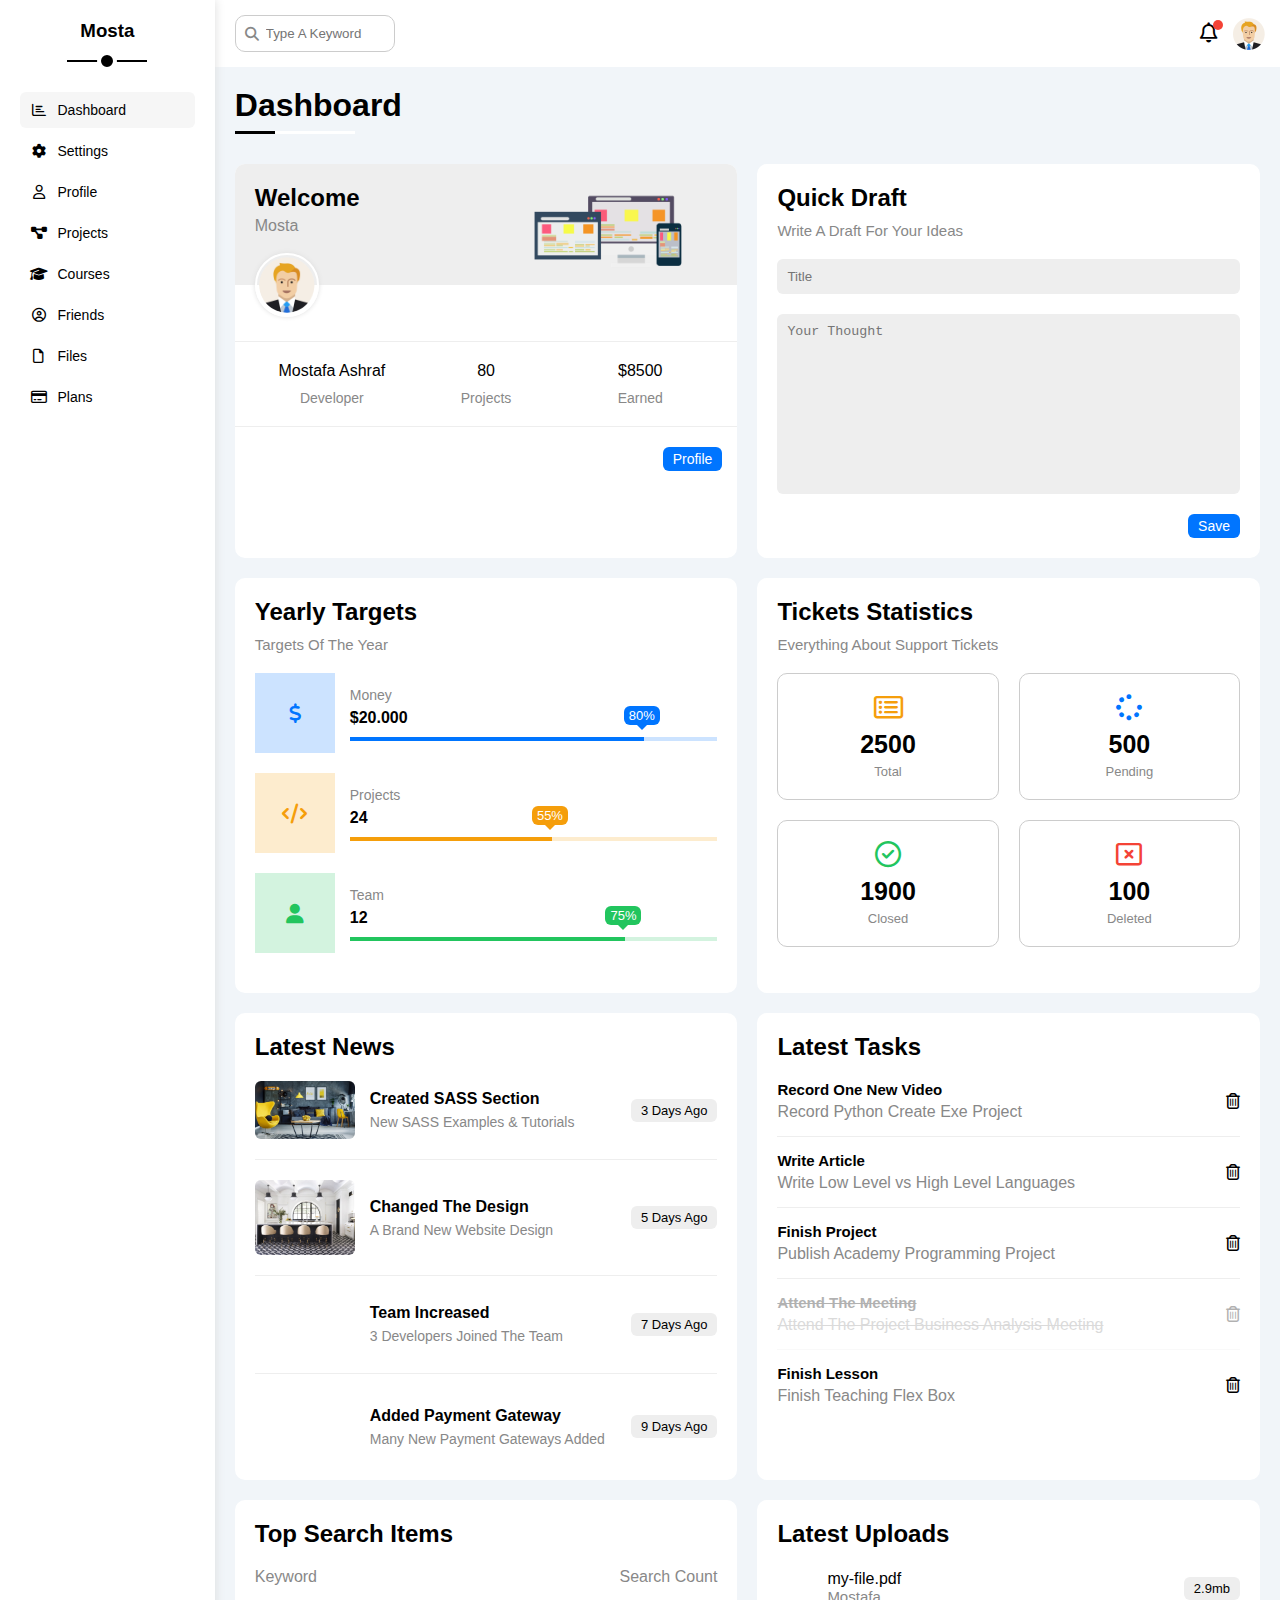
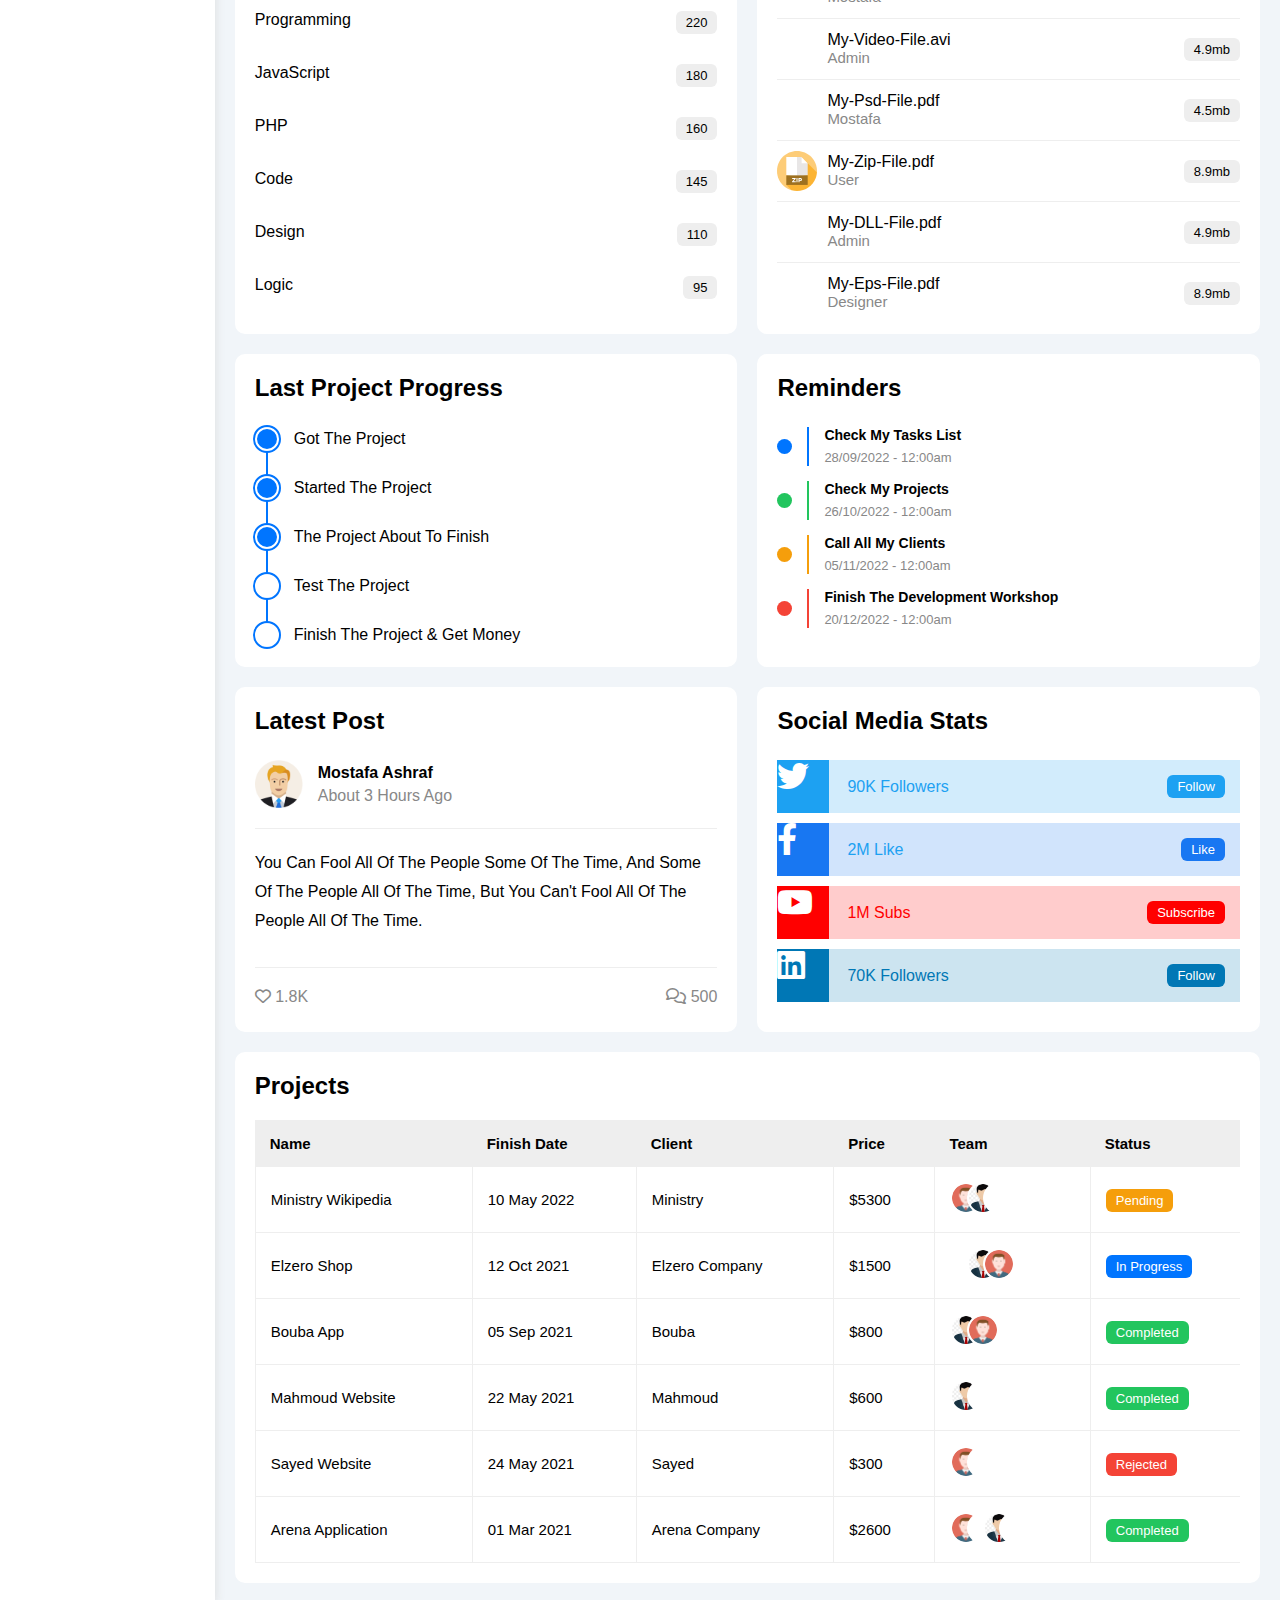
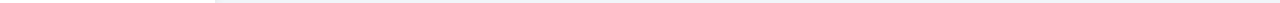
<file: index.html>
<!DOCTYPE html>
<html lang="en">
<head>
    <meta charset="UTF-8">
    <meta name="viewport" content="width=device-width, initial-scale=1.0">
    <link rel="stylesheet" href="css/master.css">
    <link rel="stylesheet" href="css/framework.css">
    <link rel="stylesheet" href="css/all.min.css">
    <title>Dashboard</title>
    <link rel="preconnect" href="https://fonts.googleapis.com">
    <link rel="preconnect" href="https://fonts.gstatic.com" crossorigin>
    <link href="https://fonts.googleapis.com/css2?family=Cairo:wght@300;400;700&display=swap" rel="stylesheet">
</head>
<body>
    <div class="page d-flex">
        <div class="sidebar bg-white p-20 p-relative">
            <h3 class="p-relative txt-c mt-0">Mosta</h3>
            <ul>
                <li>
                  <a class="active d-flex align-center fs-14 c-black rad-6 p-10" href="index.html">
                    <i class="fa-regular fa-chart-bar fa-fw"></i>
                    <span>Dashboard</span>
                  </a>
                </li>
                <li>
                  <a class="d-flex align-center fs-14 c-black rad-6 p-10" href="settings.html">
                    <i class="fa-solid fa-gear fa-fw"></i>
                    <span>Settings</span>
                  </a>
                </li>
                <li>
                  <a class="d-flex align-center fs-14 c-black rad-6 p-10" href="profile.html">
                    <i class="fa-regular fa-user fa-fw"></i>
                    <span>Profile</span>
                  </a>
                </li>
                <li>
                  <a class="d-flex align-center fs-14 c-black rad-6 p-10" href="projects.html">
                    <i class="fa-solid fa-diagram-project fa-fw"></i>
                    <span>Projects</span>
                  </a>
                </li>
                <li>
                  <a class="d-flex align-center fs-14 c-black rad-6 p-10" href="courses.html">
                    <i class="fa-solid fa-graduation-cap fa-fw"></i>
                    <span>Courses</span>
                  </a>
                </li>
                <li>
                  <a class="d-flex align-center fs-14 c-black rad-6 p-10" href="friends.html">
                    <i class="fa-regular fa-circle-user fa-fw"></i>
                    <span>Friends</span>
                  </a>
                </li>
                <li>
                  <a class="d-flex align-center fs-14 c-black rad-6 p-10" href="files.html">
                    <i class="fa-regular fa-file fa-fw"></i>
                    <span>Files</span>
                  </a>
                </li>
                <li>
                  <a class="d-flex align-center fs-14 c-black rad-6 p-10" href="plans.html">
                    <i class="fa-regular fa-credit-card fa-fw"></i>
                    <span>Plans</span>
                  </a>
                </li>
              </ul>
            </div>
            <div class="content w-full">
              <!-- Start Head -->
              <div class="head bg-white p-15 between-flex">
                <div class="search p-relative">
                  <input class="p-10" type="search" placeholder="Type A Keyword" />
                </div>
                <div class="icons d-flex align-center">
                  <span class="notification p-relative">
                    <i class="fa-regular fa-bell fa-lg"></i>
                  </span>
                  <img decoding="async" src="images/avatar 1.png" alt="" />
                </div>
                 </div>
              <!-- End Head -->
              <h1 class="p-relative">Dashboard</h1>
              <div class="wrapper d-grid gap-20">
                <!-- Start Welcome Widget -->
                <div class="welcome bg-white rad-10 txt-c-mobile block-mobile">
                  <div class="intro p-20 d-flex space-between bg-eee">
                    <div>
                      <h2 class="m-0">Welcome</h2>
                      <p class="c-grey mt-5">Mosta</p>
                    </div>
                    <img decoding="async" class="hide-mobile" src="images/welcome.png" alt="" />
                  </div>
                  <img decoding="async" src="images/avatar 1.png" alt="" class="avatar" />
                  <div class="body txt-c d-flex p-20 mt-20 mb-20 block-mobile">
                    <div>Mostafa Ashraf <span class="d-block c-grey fs-14 mt-10">Developer</span></div>
                    <div>80 <span class="d-block c-grey fs-14 mt-10">Projects</span></div>
                    <div>$8500 <span class="d-block c-grey fs-14 mt-10">Earned</span></div>
                  </div>
                  <a href="profile.html" class="visit d-block fs-14 bg-blue c-white w-fit btn-shape">Profile</a>
                </div>
                    <!-- End Welcome Widget -->
                <!-- Start Quick Draft Widget -->
                <div class="quick-draft p-20 bg-white rad-10">
                  <h2 class="mt-0 mb-10">Quick Draft</h2>
                  <p class="mt-0 mb-20 c-grey fs-15">Write A Draft For Your Ideas</p>
                  <form>
                    <input class="d-block mb-20 w-full p-10 b-none bg-eee rad-6" type="text" placeholder="Title" />
                    <textarea class="d-block mb-20 w-full p-10 b-none bg-eee rad-6" placeholder="Your Thought"></textarea>
                    <input class="save d-block fs-14 bg-blue c-white b-none w-fit btn-shape" type="submit" value="Save" />
                  </form>
                </div>
                <!-- End Quick Draft Widget -->
                <!-- Start Targets Widget -->
                <div class="targets p-20 bg-white rad-10">
                  <h2 class="mt-0 mb-10">Yearly Targets</h2>
                  <p class="mt-0 mb-20 c-grey fs-15">Targets Of The Year</p>
                  <div class="target-row mb-20 blue center-flex">
                    <div class="icon center-flex">
                      <i class="fa-solid fa-dollar-sign fa-lg c-blue"></i>
                    </div>
                    <div class="details">
                      <span class="fs-14 c-grey">Money</span>
                      <span class="d-block mt-5 mb-10 fw-bold">$20.000</span>
                      <div class="progress p-relative">
                        <span class="bg-blue blue" style="width: 80%">
                          <span class="bg-blue">80%</span>
                        </span>
                      </div>
                    </div>
                  </div>
                  <div class="target-row mb-20 center-flex orange">
                    <div class="icon center-flex">
                      <i class="fa-solid fa-code fa-lg c-orange"></i>
                    </div>
                    <div class="details">
                      <span class="fs-14 c-grey">Projects</span>
                      <span class="d-block mt-5 mb-10 fw-bold">24</span>
                      <div class="progress p-relative">
                        <span class="bg-orange orange" style="width: 55%">
                          <span class="bg-orange">55%</span>
                        </span>
                      </div>
                    </div>
                  </div>
                  <div class="target-row mb-20 center-flex green">
                    <div class="icon center-flex">
                      <i class="fa-solid fa-user fa-lg c-green"></i>
                    </div>
                    <div class="details">
                      <span class="fs-14 c-grey">Team</span>
                      <span class="d-block mt-5 mb-10 fw-bold">12</span>
                      <div class="progress p-relative">
                        <span class="bg-green green" style="width: 75%">
                          <span class="bg-green">75%</span>
                        </span>
                      </div>
                    </div>
                  </div>
                </div>
                <!-- End Targets Widget -->
                <!-- Start Ticket Widget -->
                <div class="tickets p-20 bg-white rad-10">
                  <h2 class="mt-0 mb-10">Tickets Statistics</h2>
                  <p class="mt-0 mb-20 c-grey fs-15">Everything About Support Tickets</p>
                  <div class="d-flex txt-c gap-20 f-wrap">
                    <div class="box p-20 rad-10 fs-13 c-grey">
                      <i class="fa-regular fa-rectangle-list fa-2x mb-10 c-orange"></i>
                      <span class="d-block c-black fw-bold fs-25 mb-5">2500</span>
                      Total
                    </div>
                    <div class="box p-20 rad-10 fs-13 c-grey">
                      <i class="fa-solid fa-spinner fa-2x mb-10 c-blue"></i>
                      <span class="d-block c-black fw-bold fs-25 mb-5">500</span>
                      Pending
                    </div>
                    <div class="box p-20 rad-10 fs-13 c-grey">
                      <i class="fa-regular fa-circle-check fa-2x mb-10 c-green"></i>
                      <span class="d-block c-black fw-bold fs-25 mb-5">1900</span>
                      Closed
                    </div>
                    <div class="box p-20 rad-10 fs-13 c-grey">
                      <i class="fa-regular fa-rectangle-xmark fa-2x mb-10 c-red"></i>
                      <span class="d-block c-black fw-bold fs-25 mb-5">100</span>
                      Deleted
                    </div>
                  </div>
                </div>
                <!-- End Ticket Widget -->
                <!-- Start Latest News Widget -->
                <div class="latest-news p-20 bg-white rad-10 txt-c-mobile">
                  <h2 class="mt-0 mb-20">Latest News</h2>
                  <div class="news-row d-flex align-center">
                    <img decoding="async" src="images/news 1.jpg" alt="" />
                    <div class="info">
                      <h3>Created SASS Section</h3>
                      <p class="m-0 fs-14 c-grey">New SASS Examples & Tutorials</p>
                    </div>
                    <div class="btn-shape bg-eee fs-13 label">3 Days Ago</div>
                  </div>
                  <div class="news-row d-flex align-center">
                    <img decoding="async" src="images/news 2.jpg" alt="" />
                    <div class="info">
                      <h3>Changed The Design</h3>
                      <p class="m-0 fs-14 c-grey">A Brand New Website Design</p>
                    </div>
                    <div class="btn-shape bg-eee fs-13 label">5 Days Ago</div>
                  </div>
                  <div class="news-row d-flex align-center">
                    <img decoding="async" src="images/news 3.png" alt="" />
                    <div class="info">
                      <h3>Team Increased</h3>
                      <p class="m-0 fs-14 c-grey">3 Developers Joined The Team</p>
                    </div>
                    <div class="btn-shape bg-eee fs-13 label">7 Days Ago</div>
                  </div>
                  <div class="news-row d-flex align-center">
                    <img decoding="async" src="images/news 4.jpg" alt="" />
                    <div class="info">
                      <h3>Added Payment Gateway</h3>
                      <p class="m-0 fs-14 c-grey">Many New Payment Gateways Added</p>
                    </div>
                    <div class="btn-shape bg-eee fs-13 label">9 Days Ago</div>
                  </div>
                </div>
                <!-- End Latest News Widget -->
                <!-- Start Tasks Widget -->
                <div class="tasks p-20 bg-white rad-10">
                  <h2 class="mt-0 mb-20">Latest Tasks</h2>
                  <div class="task-row between-flex">
                    <div class="info">
                      <h3 class="mt-0 mb-5 fs-15">Record One New Video</h3>
                      <p class="m-0 c-grey">Record Python Create Exe Project</p>
                    </div>
                    <i class="fa-regular fa-trash-can delete"></i>
                  </div>
                  <div class="task-row between-flex">
                    <div class="info">
                      <h3 class="mt-0 mb-5 fs-15">Write Article</h3>
                      <p class="m-0 c-grey">Write Low Level vs High Level Languages</p>
                    </div>
                    <i class="fa-regular fa-trash-can delete"></i>
                  </div>
                  <div class="task-row between-flex">
                    <div class="info">
                      <h3 class="mt-0 mb-5 fs-15">Finish Project</h3>
                      <p class="m-0 c-grey">Publish Academy Programming Project</p>
                    </div>
                    <i class="fa-regular fa-trash-can delete"></i>
                  </div>
                  <div class="task-row between-flex done">
                    <div class="info">
                      <h3 class="mt-0 mb-5 fs-15">Attend The Meeting</h3>
                      <p class="m-0 c-grey">Attend The Project Business Analysis Meeting</p>
                    </div>
                    <i class="fa-regular fa-trash-can delete"></i>
                  </div>
                  <div class="task-row between-flex">
                    <div class="info">
                      <h3 class="mt-0 mb-5 fs-15">Finish Lesson</h3>
                      <p class="m-0 c-grey">Finish Teaching Flex Box</p>
                    </div>
                    <i class="fa-regular fa-trash-can delete"></i>
                  </div>
                </div>
                <!-- End Tasks -->
                <!-- Start Top Search Word Widget -->
                <div class="search-items p-20 bg-white rad-10">
                  <h2 class="mt-0 mb-20">Top Search Items</h2>
                  <div class="items-head d-flex space-between c-grey mb-10">
                    <div>Keyword</div>
                    <div>Search Count</div>
                  </div>
                  <div class="items d-flex space-between pt-15 pb-15">
                    <span>Programming</span>
                    <span class="bg-eee fs-13 btn-shape">220</span>
                  </div>
                  <div class="items d-flex space-between pt-15 pb-15">
                    <span>JavaScript</span>
                    <span class="bg-eee btn-shape fs-13">180</span>
                  </div>
                  <div class="items d-flex space-between pt-15 pb-15">
                    <span>PHP</span>
                    <span class="bg-eee btn-shape fs-13">160</span>
                  </div>
                  <div class="items d-flex space-between pt-15 pb-15">
                    <span>Code</span>
                    <span class="bg-eee btn-shape fs-13">145</span>
                  </div>
                  <div class="items d-flex space-between pt-15 pb-15">
                    <span>Design</span>
                    <span class="bg-eee btn-shape fs-13">110</span>
                  </div>
                  <div class="items d-flex space-between pt-15 pb-15">
                    <span>Logic</span>
                    <span class="bg-eee btn-shape fs-13">95</span>
                  </div>
                </div>
                <!-- End Top Search Word Widget -->
                <!-- Start Latest Uploads Widget -->
                <div class="latest-uploads p-20 bg-white rad-10">
                  <h2 class="mt-0 mb-20">Latest Uploads</h2>
                  <ul class="m-0">
                    <li class="between-flex pb-10 mb-10">
                      <div class="d-flex align-center">
                        <img decoding="async" class="mr-10" src="images/png.png" alt="" />
                        <div>
                          <span class="d-block">my-file.pdf</span>
                          <span class="fs-15 c-grey">Mostafa</span>
                        </div>
                      </div>
                      <div class="bg-eee btn-shape fs-13">2.9mb</div>
                    </li>
                    <li class="between-flex pb-10 mb-10">
                      <div class="d-flex align-center">
                        <img decoding="async" class="mr-10" src="images/png.png" alt="" />
                        <div>
                          <span class="d-block">My-Video-File.avi</span>
                          <span class="fs-15 c-grey">Admin</span>
                        </div>
                      </div>
                      <div class="bg-eee btn-shape fs-13">4.9mb</div>
                    </li>
                    <li class="between-flex pb-10 mb-10">
                      <div class="d-flex align-center">
                        <img decoding="async" class="mr-10" src="images/psd.png" alt="" />
                        <div>
                          <span class="d-block">My-Psd-File.pdf</span>
                          <span class="fs-15 c-grey">Mostafa</span>
                        </div>
                      </div>
                      <div class="bg-eee btn-shape fs-13">4.5mb</div>
                    </li>
                    <li class="between-flex pb-10 mb-10">
                      <div class="d-flex align-center">
                        <img decoding="async" class="mr-10" src="images/zip png.svg" alt="" />
                        <div>
                          <span class="d-block">My-Zip-File.pdf</span>
                          <span class="fs-15 c-grey">User</span>
                        </div>
                      </div>
                      <div class="bg-eee btn-shape fs-13">8.9mb</div>
                    </li>
                    <li class="between-flex pb-10 mb-10">
                      <div class="d-flex align-center">
                        <img decoding="async" class="mr-10" src="images/png.png" alt="" />
                        <div>
                          <span class="d-block">My-DLL-File.pdf</span>
                          <span class="fs-15 c-grey">Admin</span>
                        </div>
                      </div>
                      <div class="bg-eee btn-shape fs-13">4.9mb</div>
                    </li>
                    <li class="between-flex">
                      <div class="d-flex align-center">
                        <img decoding="async" class="mr-10" src="images/psd.png" alt="" />
                        <div>
                          <span class="d-block">My-Eps-File.pdf</span>
                          <span class="fs-15 c-grey">Designer</span>
                        </div>
                      </div>
                      <div class="bg-eee btn-shape fs-13">8.9mb</div>
                    </li>
                  </ul>
                </div>
                <!-- End Latest Uploads Widget -->
                <!-- Start Last Project Progress Widget -->
                <div class="last-project p-20 bg-white rad-10 p-relative">
                  <h2 class="mt-0 mb-20">Last Project Progress</h2>
                  <ul class="m-0 p-relative">
                    <li class="mt-25 d-flex align-center done">Got The Project</li>
                    <li class="mt-25 d-flex align-center done">Started The Project</li>
                    <li class="mt-25 d-flex align-center done">The Project About To Finish</li>
                    <li class="mt-25 d-flex align-center current">Test The Project</li>
                    <li class="mt-25 d-flex align-center">Finish The Project & Get Money</li>
                  </ul>
                  <img decoding="async" class="launch-icon hide-mobile" src="images/rocket.png" alt="" />
                </div>
                <!-- End Last Project Progress Widget -->
                <!-- Start Reminders Widget -->
                <div class="reminders p-20 bg-white rad-10 p-relative">
                  <h2 class="mt-0 mb-25">Reminders</h2>
                  <ul class="m-0">
                    <li class="d-flex align-center mt-15">
                      <span class="key bg-blue mr-15 d-block rad-half"></span>
                      <div class="pl-15 blue">
                        <p class="fs-14 fw-bold mt-0 mb-5">Check My Tasks List</p>
                        <span class="fs-13 c-grey">28/09/2022 - 12:00am</span>
                      </div>
                    </li>
                    <li class="d-flex align-center mt-15">
                      <span class="key bg-green mr-15 d-block rad-half"></span>
                      <div class="pl-15 green">
                        <p class="fs-14 fw-bold mt-0 mb-5">Check My Projects</p>
                        <span class="fs-13 c-grey">26/10/2022 - 12:00am</span>
                      </div>
                    </li>
                    <li class="d-flex align-center mt-15">
                      <span class="key bg-orange mr-15 d-block rad-half"></span>
                      <div class="pl-15 orange">
                        <p class="fs-14 fw-bold mt-0 mb-5">Call All My Clients</p>
                        <span class="fs-13 c-grey">05/11/2022 - 12:00am</span>
                      </div>
                    </li>
                    <li class="d-flex align-center mt-15">
                      <span class="key bg-red mr-15 d-block rad-half"></span>
                      <div class="pl-15 red">
                        <p class="fs-14 fw-bold mt-0 mb-5">Finish The Development Workshop</p>
                        <span class="fs-13 c-grey">20/12/2022 - 12:00am</span>
                      </div>
                    </li>
                  </ul>
                </div>
                <!-- End Reminders Widget -->
                <!-- Start Latest Post Widget -->
                <div class="latest-post p-20 bg-white rad-10 p-relative">
                  <h2 class="mt-0 mb-25">Latest Post</h2>
                  <div class="top d-flex align-center">
                    <img decoding="async" class="avatar mr-15" src="images/avatar 1.png" alt="" />
                    <div class="info">
                      <span class="d-block mb-5 fw-bold">Mostafa Ashraf</span>
                      <span class="c-grey">About 3 Hours Ago</span>
                    </div>
                  </div>
                  <div class="post-content txt-c-mobile pt-20 pb-20 mt-20 mb-20">
                    You can fool all of the people some of the time, and some of the people all of the time, but you can't
                    fool all of the people all of the time.
                  </div>
                  <div class="post-stats between-flex c-grey">
                    <div>
                      <i class="fa-regular fa-heart"></i>
                      <span>1.8K</span>
                    </div>
                    <div>
                      <i class="fa-regular fa-comments"></i>
                      <span>500</span>
                    </div>
                  </div>
                </div>
                <!-- End Latest Post Widget -->
                <!-- Start Social Media Stats Widget -->
                <div class="social-media p-20 bg-white rad-10 p-relative">
                  <h2 class="mt-0 mb-25">Social Media Stats</h2>
                  <div class="box twitter p-15 p-relative mb-10 between-flex">
                    <i class="fa-brands fa-twitter fa-2x c-white h-full center-flex"></i>
                    <span>90K Followers</span>
                    <a class="fs-13 c-white btn-shape" href="#">Follow</a>
                  </div>
                  <div class="box facebook p-15 p-relative mb-10 between-flex">
                    <i class="fa-brands fa-facebook-f fa-2x c-white h-full center-flex"></i>
                    <span>2M Like</span>
                    <a class="fs-13 c-white btn-shape" href="#">Like</a>
                  </div>
                  <div class="box youtube p-15 p-relative mb-10 between-flex">
                    <i class="fa-brands fa-youtube fa-2x c-white h-full center-flex"></i>
                    <span>1M Subs</span>
                    <a class="fs-13 c-white btn-shape" href="#">Subscribe</a>
                  </div>
                  <div class="box linkedin p-15 p-relative mb-10 between-flex">
                    <i class="fa-brands fa-linkedin fa-2x c-white h-full center-flex"></i>
                    <span>70K Followers</span>
                    <a class="fs-13 c-white btn-shape" href="#">Follow</a>
                  </div>
                </div>
                <!-- Start End Media Stats Widget -->
              </div>
              <!-- Start Projects Table -->
              <div class="projects p-20 bg-white rad-10 m-20">
                <h2 class="mt-0 mb-20">Projects</h2>
                <div class="responsive-table">
                  <table class="fs-15 w-full">
                    <thead>
                      <tr>
                        <td>Name</td>
                        <td>Finish Date</td>
                        <td>Client</td>
                        <td>Price</td>
                        <td>Team</td>
                        <td>Status</td>
                      </tr>
                    </thead>
                    <tbody>
                      <tr>
                        <td>Ministry Wikipedia</td>
                        <td>10 May 2022</td>
                        <td>Ministry</td>
                        <td>$5300</td>
                        <td>
                          <img decoding="async" src="images/team 1.png" alt="" />
                          <img decoding="async" src="images/team 2.jpg" alt="" />
                          <img decoding="async" src="images/team 3.png" alt="" />
                          <img decoding="async" src="images/team 4.png" alt="" />
                        </td>
                        <td>
                          <span class="label btn-shape bg-orange c-white">Pending</span>
                        </td>
                      </tr>
                      <tr>
                        <td>Elzero Shop</td>
                        <td>12 Oct 2021</td>
                        <td>Elzero Company</td>
                        <td>$1500</td>
                        <td>
                          <img decoding="async" src="images/team 4.png" alt="" />
                          <img decoding="async" src="images/team 2.jpg" alt="" />
                          <img decoding="async" src="images/team 1.png" alt="" />
                        </td>
                        <td><span class="label btn-shape bg-blue c-white">In Progress</span></td>
                      </tr>
                      <tr>
                        <td>Bouba App</td>
                        <td>05 Sep 2021</td>
                        <td>Bouba</td>
                        <td>$800</td>
                        <td>
                          <img decoding="async" src="images/team 2.jpg" alt="" />
                          <img decoding="async" src="images/team 1.png" alt="" />
                        </td>
                        <td><span class="label btn-shape bg-green c-white">Completed</span></td>
                      </tr>
                      <tr>
                        <td>Mahmoud Website</td>
                        <td>22 May 2021</td>
                        <td>Mahmoud</td>
                        <td>$600</td>
                        <td>
                          <img decoding="async" src="images/team 2.jpg" alt="" />
                          <img decoding="async" src="images/team 4.png" alt="" />
                        </td>
                        <td><span class="label btn-shape bg-green c-white">Completed</span></td>
                      </tr>
                      <tr>
                        <td>Sayed Website</td>
                        <td>24 May 2021</td>
                        <td>Sayed</td>
                        <td>$300</td>
                        <td>
                          <img decoding="async" src="images/team 1.png" alt="" />
                          <img decoding="async" src="images/team 4.png" alt="" />
                        </td>
                        <td><span class="label btn-shape bg-red c-white">Rejected</span></td>
                      </tr>
                      <tr>
                        <td>Arena Application</td>
                        <td>01 Mar 2021</td>
                        <td>Arena Company</td>
                        <td>$2600</td>
                        <td>
                          <img decoding="async" src="images/team 1.png" alt="" />
                          <img decoding="async" src="images/team 3.png" alt="" />
                          <img decoding="async" src="images/team 2.jpg" alt="" />
                          <img decoding="async" src="images/team 4.png" alt="" />
                        </td>
                        <td><span class="label btn-shape bg-green c-white">Completed</span></td>
                      </tr>
                    </tbody>
                  </table>
                </div>
              </div>
              <!-- End Projects Table -->
            </div>
          </div>
        </body>
      </html>
</file>
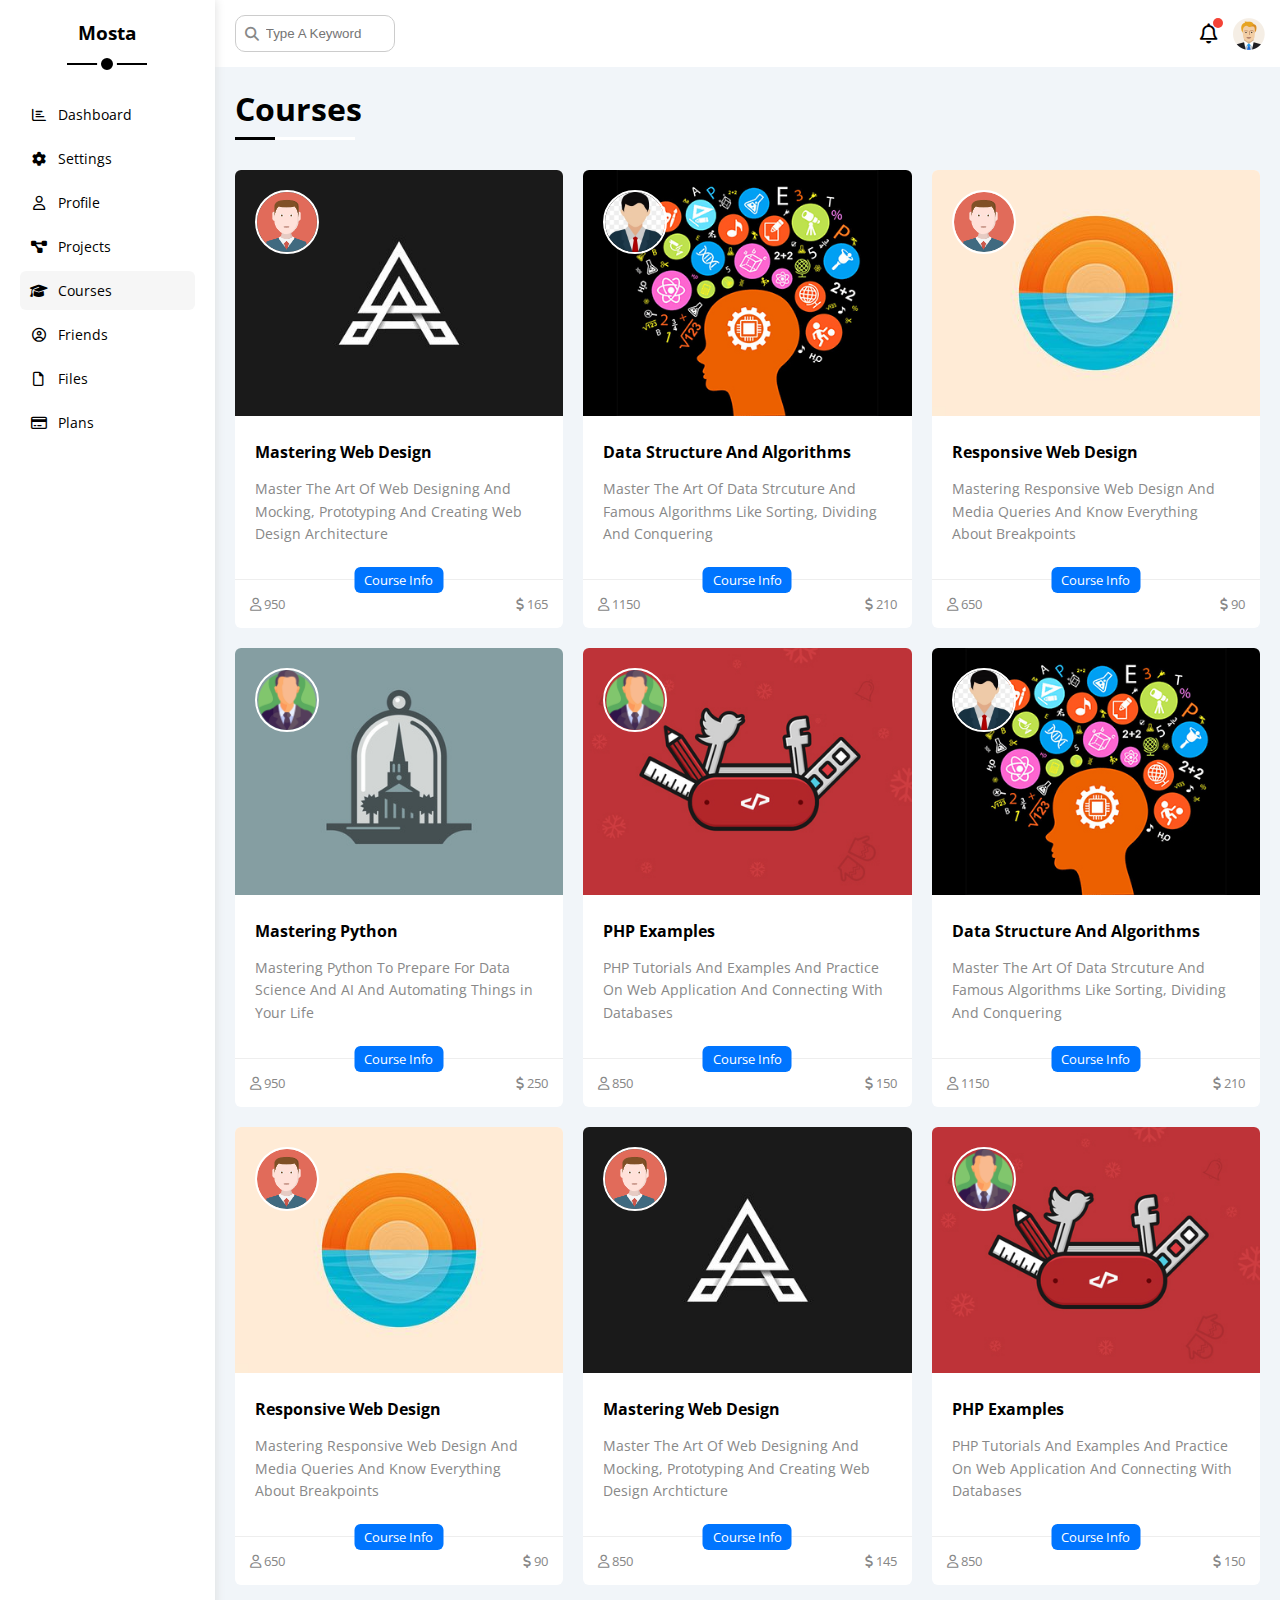
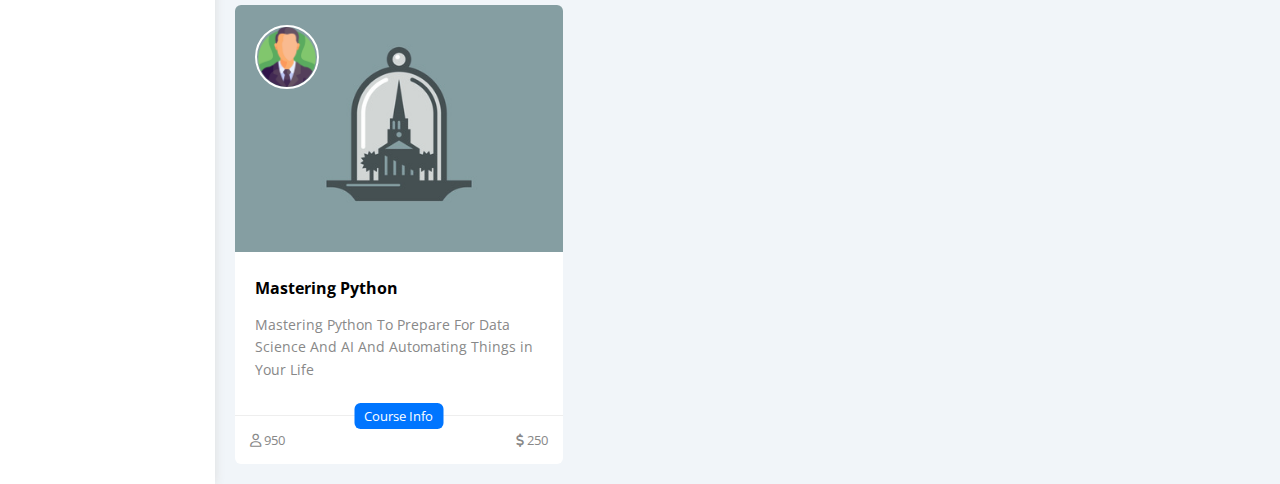
<file: courses.html>
<!DOCTYPE html>
<html lang="en">
  <head>
    <meta charset="UTF-8" />
    <meta http-equiv="X-UA-Compatible" content="IE=edge" />
    <meta name="viewport" content="width=device-width, initial-scale=1.0" />
    <title>Courses</title>
    <link rel="stylesheet" href="css/all.min.css" />
    <link rel="stylesheet" href="css/framework.css" />
    <link rel="stylesheet" href="css/master.css" />
    <link rel="preconnect" href="https://fonts.googleapis.com" />
    <link rel="preconnect" href="https://fonts.gstatic.com" crossorigin />
    <link href="https://fonts.googleapis.com/css2?family=Open+Sans:wght@300;500&#038;display=swap" rel="stylesheet" />
  </head>
  <body>
    <div class="page d-flex">
      <div class="sidebar bg-white p-20 p-relative">
        <h3 class="p-relative txt-c mt-0">Mosta</h3>
        <ul>
          <li>
            <a class="d-flex align-center fs-14 c-black rad-6 p-10" href="index.html">
              <i class="fa-regular fa-chart-bar fa-fw"></i>
              <span>Dashboard</span>
            </a>
          </li>
          <li>
            <a class="d-flex align-center fs-14 c-black rad-6 p-10" href="settings.html">
              <i class="fa-solid fa-gear fa-fw"></i>
              <span>Settings</span>
            </a>
          </li>
          <li>
            <a class="d-flex align-center fs-14 c-black rad-6 p-10" href="profile.html">
              <i class="fa-regular fa-user fa-fw"></i>
              <span>Profile</span>
            </a>
          </li>
          <li>
            <a class="d-flex align-center fs-14 c-black rad-6 p-10" href="projects.html">
              <i class="fa-solid fa-diagram-project fa-fw"></i>
              <span>Projects</span>
            </a>
          </li>
          <li>
            <a class="active d-flex align-center fs-14 c-black rad-6 p-10" href="courses.html">
              <i class="fa-solid fa-graduation-cap fa-fw"></i>
              <span>Courses</span>
            </a>
          </li>
          <li>
            <a class="d-flex align-center fs-14 c-black rad-6 p-10" href="friends.html">
              <i class="fa-regular fa-circle-user fa-fw"></i>
              <span>Friends</span>
            </a>
          </li>
          <li>
            <a class="d-flex align-center fs-14 c-black rad-6 p-10" href="files.html">
              <i class="fa-regular fa-file fa-fw"></i>
              <span>Files</span>
            </a>
          </li>
          <li>
            <a class="d-flex align-center fs-14 c-black rad-6 p-10" href="plans.html">
              <i class="fa-regular fa-credit-card fa-fw"></i>
              <span>Plans</span>
            </a>
          </li>
        </ul>
      </div>
      <div class="content w-full">
        <!-- Start Head -->
        <div class="head bg-white p-15 between-flex">
          <div class="search p-relative">
            <input class="p-10" type="search" placeholder="Type A Keyword" />
          </div>
          <div class="icons d-flex align-center">
            <span class="notification p-relative">
              <i class="fa-regular fa-bell fa-lg"></i>
            </span>
            <img decoding="async" src="images/avatar 1.png" alt="" />
          </div>
        </div>
        <!-- End Head -->
        <h1 class="p-relative">Courses</h1>
        <div class="courses-page d-grid m-20 gap-20">
          <div class="course bg-white rad-6 p-relative">
            <img decoding="async" class="cover" src="images/course-01.jpg" alt="" />
            <img decoding="async" class="instructor" src="images/team 1.png" alt="" />
            <div class="p-20">
              <h4 class="m-0">Mastering Web Design</h4>
              <p class="description c-grey mt-15 fs-14">
                Master The Art Of Web Designing And Mocking, Prototyping And Creating Web Design Architecture
              </p>
            </div>
            <div class="info p-15 p-relative between-flex">
              <span class="title bg-blue c-white btn-shape">Course Info</span>
              <span class="c-grey">
                <i class="fa-regular fa-user"></i>
                950
              </span>
              <span class="c-grey">
                <i class="fa-solid fa-dollar-sign"></i>
                165
              </span>
            </div>
          </div>
          <div class="course bg-white rad-6 p-relative">
            <img decoding="async" class="cover" src="images/course-02.jpg" alt="" />
            <img decoding="async" class="instructor" src="images/team 2.jpg" alt="" />
            <div class="p-20">
              <h4 class="m-0">Data Structure And Algorithms</h4>
              <p class="description c-grey mt-15 fs-14">
                Master The Art Of Data Strcuture And Famous Algorithms Like Sorting, Dividing And Conquering
              </p>
            </div>
            <div class="info p-15 p-relative between-flex">
              <span class="title bg-blue c-white btn-shape">Course Info</span>
              <span class="c-grey"> <i class="fa-regular fa-user"></i> 1150</span>
              <span class="c-grey"><i class="fa-solid fa-dollar-sign"></i> 210</span>
            </div>
          </div>
          <div class="course bg-white rad-6 p-relative">
            <img decoding="async" class="cover" src="images/course-03.jpg" alt="" />
            <img decoding="async" class="instructor" src="images/team 1.png" alt="" />
            <div class="p-20">
              <h4 class="m-0">Responsive Web Design</h4>
              <p class="description c-grey mt-15 fs-14">
                Mastering Responsive Web Design And Media Queries And Know Everything About Breakpoints
              </p>
            </div>
            <div class="info p-15 p-relative between-flex">
              <span class="title bg-blue c-white btn-shape">Course Info</span>
              <span class="c-grey"> <i class="fa-regular fa-user"></i> 650</span>
              <span class="c-grey"><i class="fa-solid fa-dollar-sign"></i> 90</span>
            </div>
          </div>
          <div class="course bg-white rad-6 p-relative">
            <img decoding="async" class="cover" src="images/course-04.jpg" alt="" />
            <img decoding="async" class="instructor" src="images/team 3.png" alt="" />
            <div class="p-20">
              <h4 class="m-0">Mastering Python</h4>
              <p class="description c-grey mt-15 fs-14">
                Mastering Python To Prepare For Data Science And AI And Automating Things in Your Life
              </p>
            </div>
            <div class="info p-15 p-relative between-flex">
              <span class="title bg-blue c-white btn-shape">Course Info</span>
              <span class="c-grey"> <i class="fa-regular fa-user"></i> 950</span>
              <span class="c-grey"><i class="fa-solid fa-dollar-sign"></i> 250</span>
            </div>
          </div>
          <div class="course bg-white rad-6 p-relative">
            <img decoding="async" class="cover" src="images/course-05.jpg" alt="" />
            <img decoding="async" class="instructor" src="images/team 3.png" alt="" />
            <div class="p-20">
              <h4 class="m-0">PHP Examples</h4>
              <p class="description c-grey mt-15 fs-14">
                PHP Tutorials And Examples And Practice On Web Application And Connecting With Databases
              </p>
            </div>
            <div class="info p-15 p-relative between-flex">
              <span class="title bg-blue c-white btn-shape">Course Info</span>
              <span class="c-grey"> <i class="fa-regular fa-user"></i> 850</span>
              <span class="c-grey"><i class="fa-solid fa-dollar-sign"></i> 150</span>
            </div>
          </div>
          <div class="course bg-white rad-6 p-relative">
            <img decoding="async" class="cover" src="images/course-02.jpg" alt="" />
            <img decoding="async" class="instructor" src="images/team 2.jpg" alt="" />
            <div class="p-20">
              <h4 class="m-0">Data Structure And Algorithms</h4>
              <p class="description c-grey mt-15 fs-14">
                Master The Art Of Data Strcuture And Famous Algorithms Like Sorting, Dividing And Conquering
              </p>
            </div>
            <div class="info p-15 p-relative between-flex">
              <span class="title bg-blue c-white btn-shape">Course Info</span>
              <span class="c-grey"> <i class="fa-regular fa-user"></i> 1150</span>
              <span class="c-grey"><i class="fa-solid fa-dollar-sign"></i> 210</span>
            </div>
          </div>
          <div class="course bg-white rad-6 p-relative">
            <img decoding="async" class="cover" src="images/course-03.jpg" alt="" />
            <img decoding="async" class="instructor" src="images/team 1.png" alt="" />
            <div class="p-20">
              <h4 class="m-0">Responsive Web Design</h4>
              <p class="description c-grey mt-15 fs-14">
                Mastering Responsive Web Design And Media Queries And Know Everything About Breakpoints
              </p>
            </div>
            <div class="info p-15 p-relative between-flex">
              <span class="title bg-blue c-white btn-shape">Course Info</span>
              <span class="c-grey"> <i class="fa-regular fa-user"></i> 650</span>
              <span class="c-grey"><i class="fa-solid fa-dollar-sign"></i> 90</span>
            </div>
          </div>
          <div class="course bg-white rad-6 p-relative">
            <img decoding="async" class="cover" src="images/course-01.jpg" alt="" />
            <img decoding="async" class="instructor" src="images/team 1.png" alt="" />
            <div class="p-20">
              <h4 class="m-0">Mastering Web Design</h4>
              <p class="description c-grey mt-15 fs-14">
                Master The Art Of Web Designing And Mocking, Prototyping And Creating Web Design Archticture
              </p>
            </div>
            <div class="info p-15 p-relative between-flex">
              <span class="title bg-blue c-white btn-shape">Course Info</span>
              <span class="c-grey"> <i class="fa-regular fa-user"></i> 850</span>
              <span class="c-grey"><i class="fa-solid fa-dollar-sign"></i> 145</span>
            </div>
          </div>
          <div class="course bg-white rad-6 p-relative">
            <img decoding="async" class="cover" src="images/course-05.jpg" alt="" />
            <img decoding="async" class="instructor" src="images/team 3.png" alt="" />
            <div class="p-20">
              <h4 class="m-0">PHP Examples</h4>
              <p class="description c-grey mt-15 fs-14">
                PHP Tutorials And Examples And Practice On Web Application And Connecting With Databases
              </p>
            </div>
            <div class="info p-15 p-relative between-flex">
              <span class="title bg-blue c-white btn-shape">Course Info</span>
              <span class="c-grey"> <i class="fa-regular fa-user"></i> 850</span>
              <span class="c-grey"><i class="fa-solid fa-dollar-sign"></i> 150</span>
            </div>
          </div>
          <div class="course bg-white rad-6 p-relative">
            <img decoding="async" class="cover" src="images/course-04.jpg" alt="" />
            <img decoding="async" class="instructor" src="images/team 3.png" alt="" />
            <div class="p-20">
              <h4 class="m-0">Mastering Python</h4>
              <p class="description c-grey mt-15 fs-14">
                Mastering Python To Prepare For Data Science And AI And Automating Things in Your Life
              </p>
            </div>
            <div class="info p-15 p-relative between-flex">
              <span class="title bg-blue c-white btn-shape">Course Info</span>
              <span class="c-grey"> <i class="fa-regular fa-user"></i> 950</span>
              <span class="c-grey"><i class="fa-solid fa-dollar-sign"></i> 250</span>
            </div>
          </div>
        </div>
      </div>
    </div>
  </body>
</html>
</file>
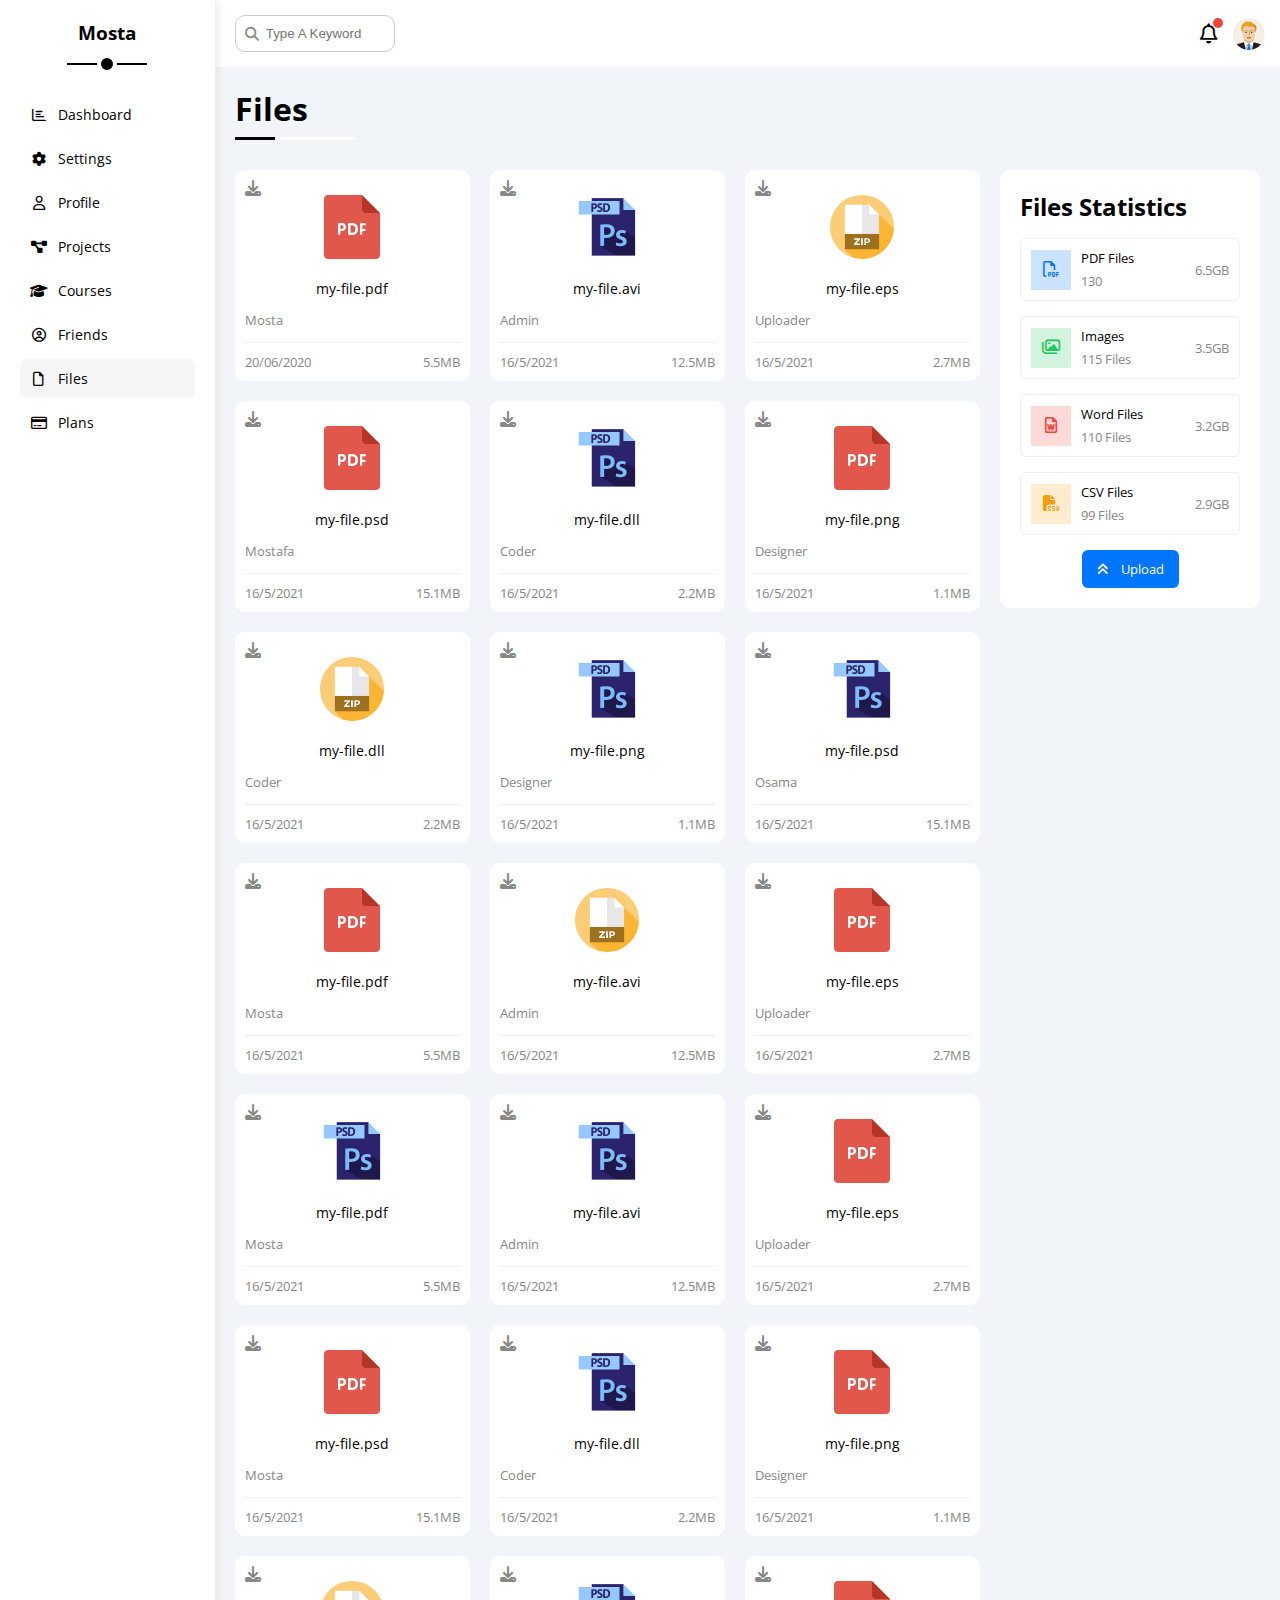
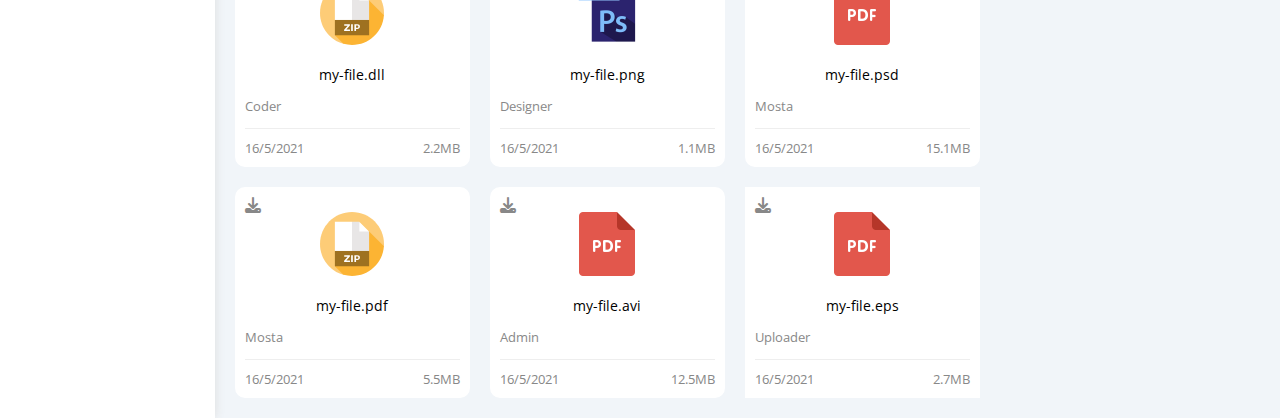
<file: files.html>
<!DOCTYPE html>
<html lang="en">
  <head>
    <meta charset="UTF-8" />
    <meta http-equiv="X-UA-Compatible" content="IE=edge" />
    <meta name="viewport" content="width=device-width, initial-scale=1.0" />
    <title>Files</title>
    <link rel="stylesheet" href="css/all.min.css" />
    <link rel="stylesheet" href="css/framework.css" />
    <link rel="stylesheet" href="css/master.css" />
    <link rel="preconnect" href="https://fonts.googleapis.com" />
    <link rel="preconnect" href="https://fonts.gstatic.com" crossorigin />
    <link href="https://fonts.googleapis.com/css2?family=Open+Sans:wght@300;500&#038;display=swap" rel="stylesheet" />
  </head>
  <body>
    <div class="page d-flex">
      <div class="sidebar bg-white p-20 p-relative">
        <h3 class="p-relative txt-c mt-0">Mosta</h3>
        <ul>
          <li>
            <a class="d-flex align-center fs-14 c-black rad-6 p-10" href="index.html">
              <i class="fa-regular fa-chart-bar fa-fw"></i>
              <span>Dashboard</span>
            </a>
          </li>
          <li>
            <a class="d-flex align-center fs-14 c-black rad-6 p-10" href="settings.html">
              <i class="fa-solid fa-gear fa-fw"></i>
              <span>Settings</span>
            </a>
          </li>
          <li>
            <a class="d-flex align-center fs-14 c-black rad-6 p-10" href="profile.html">
              <i class="fa-regular fa-user fa-fw"></i>
              <span>Profile</span>
            </a>
          </li>
          <li>
            <a class="d-flex align-center fs-14 c-black rad-6 p-10" href="projects.html">
              <i class="fa-solid fa-diagram-project fa-fw"></i>
              <span>Projects</span>
            </a>
          </li>
          <li>
            <a class="d-flex align-center fs-14 c-black rad-6 p-10" href="courses.html">
              <i class="fa-solid fa-graduation-cap fa-fw"></i>
              <span>Courses</span>
            </a>
          </li>
          <li>
            <a class="d-flex align-center fs-14 c-black rad-6 p-10" href="friends.html">
              <i class="fa-regular fa-circle-user fa-fw"></i>
              <span>Friends</span>
            </a>
          </li>
          <li>
            <a class="active d-flex align-center fs-14 c-black rad-6 p-10" href="files.html">
              <i class="fa-regular fa-file fa-fw"></i>
              <span>Files</span>
            </a>
          </li>
          <li>
            <a class="d-flex align-center fs-14 c-black rad-6 p-10" href="plans.html">
              <i class="fa-regular fa-credit-card fa-fw"></i>
              <span>Plans</span>
            </a>
          </li>
        </ul>
      </div>
      <div class="content w-full">
        <!-- Start Head -->
        <div class="head bg-white p-15 between-flex">
          <div class="search p-relative">
            <input class="p-10" type="search" placeholder="Type A Keyword" />
          </div>
          <div class="icons d-flex align-center">
            <span class="notification p-relative">
              <i class="fa-regular fa-bell fa-lg"></i>
            </span>
            <img decoding="async" src="images/avatar 1.png" alt="" />
          </div>
        </div>
        <!-- End Head -->
        <h1 class="p-relative">Files</h1>
        <div class="files-page d-flex m-20 gap-20">
          <div class="files-stats p-20 bg-white rad-10">
            <h2 class="mt-0 mb-15 txt-c-mobile">Files Statistics</h2>
            <div class="d-flex align-center border-eee p-10 rad-6 mb-15 fs-13">
              <i class="fa-regular fa-file-pdf fa-lg blue center-flex c-blue icon"></i>
              <div class="info">
                <span>PDF Files</span>
                <span class="c-grey d-block mt-5">130</span>
              </div>
              <div class="size c-grey">6.5GB</div>
            </div>
            <div class="d-flex align-center border-eee p-10 rad-6 mb-15 fs-13">
              <i class="fa-regular fa-images fa-lg green center-flex c-green icon"></i>
              <div class="info">
                <span>Images</span>
                <span class="c-grey d-block mt-5">115 Files</span>
              </div>
              <div class="size c-grey">3.5GB</div>
            </div>
            <div class="d-flex align-center border-eee p-10 rad-6 mb-15 fs-13">
              <i class="fa-regular fa-file-word fa-lg red center-flex c-red icon"></i>
              <div class="info">
                <span>Word Files</span>
                <span class="c-grey d-block mt-5">110 Files</span>
              </div>
              <div class="size c-grey">3.2GB</div>
            </div>
            <div class="d-flex align-center border-eee p-10 rad-6 fs-13">
              <i class="fa-solid fa-file-csv fa-lg orange center-flex c-orange icon"></i>
              <div class="info">
                <span>CSV Files</span>
                <span class="c-grey d-block mt-5">99 Files</span>
              </div>
              <div class="size c-grey">2.9GB</div>
            </div>
            <a class="upload bg-blue c-white fs-13 rad-6 d-block w-fit" href="#">
              <i class="fa-solid fa-angles-up mr-10"></i>
              Upload
            </a>
          </div>
          <div class="files-content d-grid gap-20">
            <div class="file bg-white p-10 rad-10">
              <i class="fa-solid fa-download c-grey p-absolute"></i>
              <div class="icon txt-c">
                <img decoding="async" class="mt-15 mb-15" src="images/png.png" alt="" />
              </div>
              <div class="txt-c mb-10 fs-14">my-file.pdf</div>
              <p class="c-grey fs-13">Mosta</p>
              <div class="info between-flex mt-10 pt-10 fs-13 c-grey">
                <span>20/06/2020</span>
                <span>5.5MB</span>
              </div>
            </div>
            <div class="file bg-white p-10 rad-10">
              <i class="fa-solid fa-download c-grey p-absolute"></i>
              <div class="icon txt-c">
                <img decoding="async" class="mt-15 mb-15" src="images/psd.png" alt="" />
              </div>
              <div class="txt-c mb-10 fs-14">my-file.avi</div>
              <p class="c-grey fs-13">Admin</p>
              <div class="info between-flex mt-10 pt-10 fs-13 c-grey">
                <span>16/5/2021</span>
                <span>12.5MB</span>
              </div>
            </div>
            <div class="file bg-white p-10 rad-10">
              <i class="fa-solid fa-download c-grey p-absolute"></i>
              <div class="icon txt-c">
                <img decoding="async" class="mt-15 mb-15" src="images/zip png.svg" alt="" />
              </div>
              <div class="txt-c mb-10 fs-14">my-file.eps</div>
              <p class="c-grey fs-13">Uploader</p>
              <div class="info between-flex mt-10 pt-10 fs-13 c-grey">
                <span>16/5/2021</span>
                <span>2.7MB</span>
              </div>
            </div>
            <div class="file bg-white p-10 rad-10">
              <i class="fa-solid fa-download c-grey p-absolute"></i>
              <div class="icon txt-c">
                <img decoding="async" class="mt-15 mb-15" src="images/png.png" alt="" />
              </div>
              <div class="txt-c mb-10 fs-14">my-file.psd</div>
              <p class="c-grey fs-13">Mostafa</p>
              <div class="info between-flex mt-10 pt-10 fs-13 c-grey">
                <span>16/5/2021</span>
                <span>15.1MB</span>
              </div>
            </div>
            <div class="file bg-white p-10 rad-10">
              <i class="fa-solid fa-download c-grey p-absolute"></i>
              <div class="icon txt-c">
                <img decoding="async" class="mt-15 mb-15" src="images/psd.png" alt="" />
              </div>
              <div class="txt-c mb-10 fs-14">my-file.dll</div>
              <p class="c-grey fs-13">Coder</p>
              <div class="info between-flex mt-10 pt-10 fs-13 c-grey">
                <span>16/5/2021</span>
                <span>2.2MB</span>
              </div>
            </div>
            <div class="file bg-white p-10 rad-10">
              <i class="fa-solid fa-download c-grey p-absolute"></i>
              <div class="icon txt-c">
                <img decoding="async" class="mt-15 mb-15" src="images/png.png" alt="" />
              </div>
              <div class="txt-c mb-10 fs-14">my-file.png</div>
              <p class="c-grey fs-13">Designer</p>
              <div class="info between-flex mt-10 pt-10 fs-13 c-grey">
                <span>16/5/2021</span>
                <span>1.1MB</span>
              </div>
            </div>
            <div class="file bg-white p-10 rad-10">
              <i class="fa-solid fa-download c-grey p-absolute"></i>
              <div class="icon txt-c">
                <img decoding="async" class="mt-15 mb-15" src="images/zip png.svg" alt="" />
              </div>
              <div class="txt-c mb-10 fs-14">my-file.dll</div>
              <p class="c-grey fs-13">Coder</p>
              <div class="info between-flex mt-10 pt-10 fs-13 c-grey">
                <span>16/5/2021</span>
                <span>2.2MB</span>
              </div>
            </div>
            <div class="file bg-white p-10 rad-10">
              <i class="fa-solid fa-download c-grey p-absolute"></i>
              <div class="icon txt-c">
                <img decoding="async" class="mt-15 mb-15" src="images/psd.png" alt="" />
              </div>
              <div class="txt-c mb-10 fs-14">my-file.png</div>
              <p class="c-grey fs-13">Designer</p>
              <div class="info between-flex mt-10 pt-10 fs-13 c-grey">
                <span>16/5/2021</span>
                <span>1.1MB</span>
              </div>
            </div>
            <div class="file bg-white p-10 rad-10">
              <i class="fa-solid fa-download c-grey p-absolute"></i>
              <div class="icon txt-c">
                <img decoding="async" class="mt-15 mb-15" src="images/psd.png" alt="" />
              </div>
              <div class="txt-c mb-10 fs-14">my-file.psd</div>
              <p class="c-grey fs-13">Osama</p>
              <div class="info between-flex mt-10 pt-10 fs-13 c-grey">
                <span>16/5/2021</span>
                <span>15.1MB</span>
              </div>
            </div>
            <div class="file bg-white p-10 rad-10">
              <i class="fa-solid fa-download c-grey p-absolute"></i>
              <div class="icon txt-c">
                <img decoding="async" class="mt-15 mb-15" src="images/png.png" alt="" />
              </div>
              <div class="txt-c mb-10 fs-14">my-file.pdf</div>
              <p class="c-grey fs-13">Mosta</p>
              <div class="info between-flex mt-10 pt-10 fs-13 c-grey">
                <span>16/5/2021</span>
                <span>5.5MB</span>
              </div>
            </div>
            <div class="file bg-white p-10 rad-10">
              <i class="fa-solid fa-download c-grey p-absolute"></i>
              <div class="icon txt-c">
                <img decoding="async" class="mt-15 mb-15" src="images/zip png.svg" alt="" />
              </div>
              <div class="txt-c mb-10 fs-14">my-file.avi</div>
              <p class="c-grey fs-13">Admin</p>
              <div class="info between-flex mt-10 pt-10 fs-13 c-grey">
                <span>16/5/2021</span>
                <span>12.5MB</span>
              </div>
            </div>
            <div class="file bg-white p-10 rad-10">
              <i class="fa-solid fa-download c-grey p-absolute"></i>
              <div class="icon txt-c">
                <img decoding="async" class="mt-15 mb-15" src="images/png.png" alt="" />
              </div>
              <div class="txt-c mb-10 fs-14">my-file.eps</div>
              <p class="c-grey fs-13">Uploader</p>
              <div class="info between-flex mt-10 pt-10 fs-13 c-grey">
                <span>16/5/2021</span>
                <span>2.7MB</span>
              </div>
            </div>
            <div class="file bg-white p-10 rad-10">
              <i class="fa-solid fa-download c-grey p-absolute"></i>
              <div class="icon txt-c">
                <img decoding="async" class="mt-15 mb-15" src="images/psd.png" alt="" />
              </div>
              <div class="txt-c mb-10 fs-14">my-file.pdf</div>
              <p class="c-grey fs-13">Mosta</p>
              <div class="info between-flex mt-10 pt-10 fs-13 c-grey">
                <span>16/5/2021</span>
                <span>5.5MB</span>
              </div>
            </div>
            <div class="file bg-white p-10 rad-10">
              <i class="fa-solid fa-download c-grey p-absolute"></i>
              <div class="icon txt-c">
                <img decoding="async" class="mt-15 mb-15" src="images/psd.png" alt="" />
              </div>
              <div class="txt-c mb-10 fs-14">my-file.avi</div>
              <p class="c-grey fs-13">Admin</p>
              <div class="info between-flex mt-10 pt-10 fs-13 c-grey">
                <span>16/5/2021</span>
                <span>12.5MB</span>
              </div>
            </div>
            <div class="file bg-white p-10 rad-10">
              <i class="fa-solid fa-download c-grey p-absolute"></i>
              <div class="icon txt-c">
                <img decoding="async" class="mt-15 mb-15" src="images/png.png" alt="" />
              </div>
              <div class="txt-c mb-10 fs-14">my-file.eps</div>
              <p class="c-grey fs-13">Uploader</p>
              <div class="info between-flex mt-10 pt-10 fs-13 c-grey">
                <span>16/5/2021</span>
                <span>2.7MB</span>
              </div>
            </div>
            <div class="file bg-white p-10 rad-10">
              <i class="fa-solid fa-download c-grey p-absolute"></i>
              <div class="icon txt-c">
                <img decoding="async" class="mt-15 mb-15" src="images/png.png" alt="" />
              </div>
              <div class="txt-c mb-10 fs-14">my-file.psd</div>
              <p class="c-grey fs-13">Mosta</p>
              <div class="info between-flex mt-10 pt-10 fs-13 c-grey">
                <span>16/5/2021</span>
                <span>15.1MB</span>
              </div>
            </div>
            <div class="file bg-white p-10 rad-10">
              <i class="fa-solid fa-download c-grey p-absolute"></i>
              <div class="icon txt-c">
                <img decoding="async" class="mt-15 mb-15" src="images/psd.png" alt="" />
              </div>
              <div class="txt-c mb-10 fs-14">my-file.dll</div>
              <p class="c-grey fs-13">Coder</p>
              <div class="info between-flex mt-10 pt-10 fs-13 c-grey">
                <span>16/5/2021</span>
                <span>2.2MB</span>
              </div>
            </div>
            <div class="file bg-white p-10 rad-10">
              <i class="fa-solid fa-download c-grey p-absolute"></i>
              <div class="icon txt-c">
                <img decoding="async" class="mt-15 mb-15" src="images/png.png" alt="" />
              </div>
              <div class="txt-c mb-10 fs-14">my-file.png</div>
              <p class="c-grey fs-13">Designer</p>
              <div class="info between-flex mt-10 pt-10 fs-13 c-grey">
                <span>16/5/2021</span>
                <span>1.1MB</span>
              </div>
            </div>
            <div class="file bg-white p-10 rad-10">
              <i class="fa-solid fa-download c-grey p-absolute"></i>
              <div class="icon txt-c">
                <img decoding="async" class="mt-15 mb-15" src="images/zip png.svg" alt="" />
              </div>
              <div class="txt-c mb-10 fs-14">my-file.dll</div>
              <p class="c-grey fs-13">Coder</p>
              <div class="info between-flex mt-10 pt-10 fs-13 c-grey">
                <span>16/5/2021</span>
                <span>2.2MB</span>
              </div>
            </div>
            <div class="file bg-white p-10 rad-10">
              <i class="fa-solid fa-download c-grey p-absolute"></i>
              <div class="icon txt-c">
                <img decoding="async" class="mt-15 mb-15" src="images/psd.png" alt="" />
              </div>
              <div class="txt-c mb-10 fs-14">my-file.png</div>
              <p class="c-grey fs-13">Designer</p>
              <div class="info between-flex mt-10 pt-10 fs-13 c-grey">
                <span>16/5/2021</span>
                <span>1.1MB</span>
              </div>
            </div>
            <div class="file bg-white p-10 rad-10">
              <i class="fa-solid fa-download c-grey p-absolute"></i>
              <div class="icon txt-c">
                <img decoding="async" class="mt-15 mb-15" src="images/png.png" alt="" />
              </div>
              <div class="txt-c mb-10 fs-14">my-file.psd</div>
              <p class="c-grey fs-13">Mosta</p>
              <div class="info between-flex mt-10 pt-10 fs-13 c-grey">
                <span>16/5/2021</span>
                <span>15.1MB</span>
              </div>
            </div>
            <div class="file bg-white p-10 rad-10">
              <i class="fa-solid fa-download c-grey p-absolute"></i>
              <div class="icon txt-c">
                <img decoding="async" class="mt-15 mb-15" src="images/zip png.svg" alt="" />
              </div>
              <div class="txt-c mb-10 fs-14">my-file.pdf</div>
              <p class="c-grey fs-13">Mosta</p>
              <div class="info between-flex mt-10 pt-10 fs-13 c-grey">
                <span>16/5/2021</span>
                <span>5.5MB</span>
              </div>
            </div>
            <div class="file bg-white p-10 rad-10">
              <i class="fa-solid fa-download c-grey p-absolute"></i>
              <div class="icon txt-c">
                <img decoding="async" class="mt-15 mb-15" src="images/png.png" alt="" />
              </div>
              <div class="txt-c mb-10 fs-14">my-file.avi</div>
              <p class="c-grey fs-13">Admin</p>
              <div class="info between-flex mt-10 pt-10 fs-13 c-grey">
                <span>16/5/2021</span>
                <span>12.5MB</span>
              </div>
            </div>
            <div class="file bg-white p-10 urad-10">
              <i class="fa-solid fa-download c-grey p-absolute"></i>
              <div class="icon txt-c">
                <img decoding="async" class="mt-15 mb-15" src="images/png.png" alt="" />
              </div>
              <div class="txt-c mb-10 fs-14">my-file.eps</div>
              <p class="c-grey fs-13">Uploader</p>
              <div class="info between-flex mt-10 pt-10 fs-13 c-grey">
                <span>16/5/2021</span>
                <span>2.7MB</span>
              </div>
            </div>
          </div>
        </div>
      </div>
    </div>
  </body>
</html>
</file>
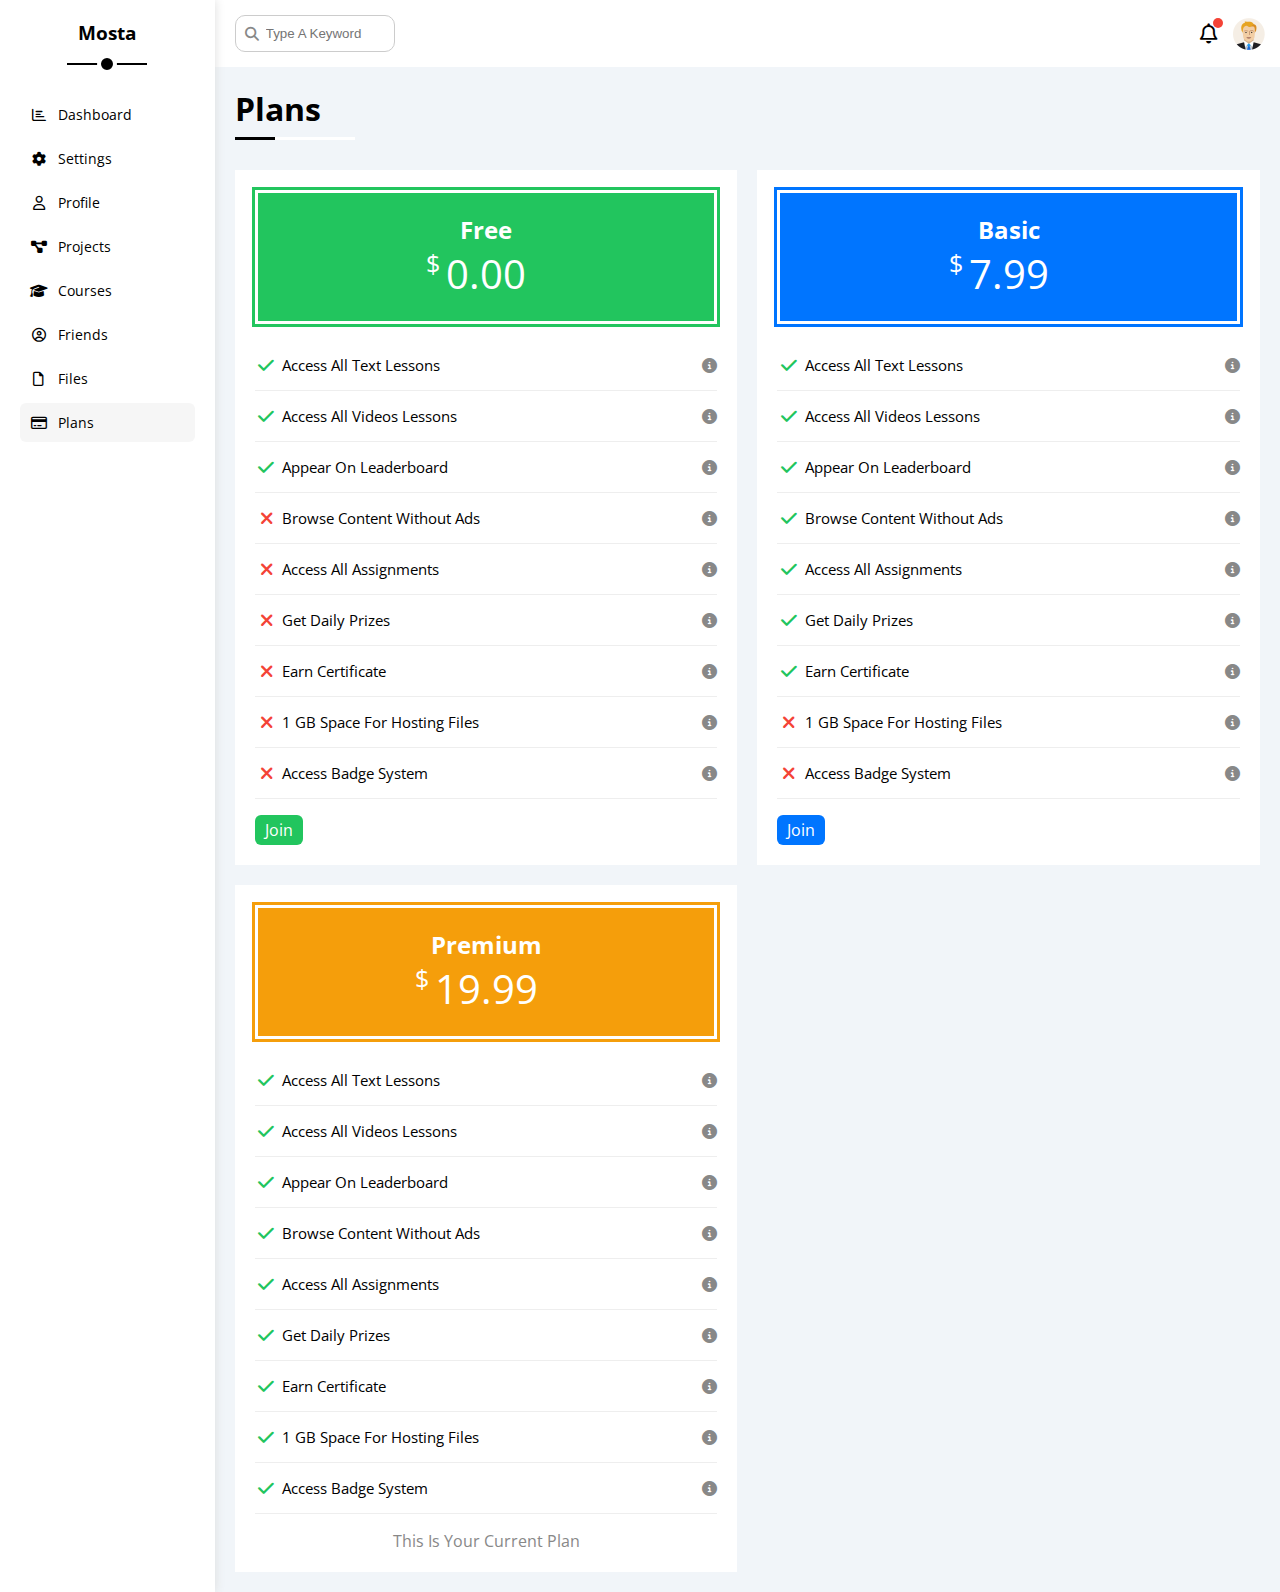
<file: plans.html>
<!DOCTYPE html>
<html lang="en">
  <head>
    <meta charset="UTF-8" />
    <meta http-equiv="X-UA-Compatible" content="IE=edge" />
    <meta name="viewport" content="width=device-width, initial-scale=1.0" />
    <title>Plans</title>
    <link rel="stylesheet" href="css/all.min.css" />
    <link rel="stylesheet" href="css/framework.css" />
    <link rel="stylesheet" href="css/master.css" />
    <link rel="preconnect" href="https://fonts.googleapis.com" />
    <link rel="preconnect" href="https://fonts.gstatic.com" crossorigin />
    <link href="https://fonts.googleapis.com/css2?family=Open+Sans:wght@300;500&#038;display=swap" rel="stylesheet" />
  </head>
  <body>
    <div class="page d-flex">
      <div class="sidebar bg-white p-20 p-relative">
        <h3 class="p-relative txt-c mt-0">Mosta</h3>
        <ul>
          <li>
            <a class="d-flex align-center fs-14 c-black rad-6 p-10" href="index.html">
              <i class="fa-regular fa-chart-bar fa-fw"></i>
              <span>Dashboard</span>
            </a>
          </li>
          <li>
            <a class="d-flex align-center fs-14 c-black rad-6 p-10" href="settings.html">
              <i class="fa-solid fa-gear fa-fw"></i>
              <span>Settings</span>
            </a>
          </li>
          <li>
            <a class="d-flex align-center fs-14 c-black rad-6 p-10" href="profile.html">
              <i class="fa-regular fa-user fa-fw"></i>
              <span>Profile</span>
            </a>
          </li>
          <li>
            <a class="d-flex align-center fs-14 c-black rad-6 p-10" href="projects.html">
              <i class="fa-solid fa-diagram-project fa-fw"></i>
              <span>Projects</span>
            </a>
          </li>
          <li>
            <a class="d-flex align-center fs-14 c-black rad-6 p-10" href="courses.html">
              <i class="fa-solid fa-graduation-cap fa-fw"></i>
              <span>Courses</span>
            </a>
          </li>
          <li>
            <a class="d-flex align-center fs-14 c-black rad-6 p-10" href="friends.html">
              <i class="fa-regular fa-circle-user fa-fw"></i>
              <span>Friends</span>
            </a>
          </li>
          <li>
            <a class="d-flex align-center fs-14 c-black rad-6 p-10" href="files.html">
              <i class="fa-regular fa-file fa-fw"></i>
              <span>Files</span>
            </a>
          </li>
          <li>
            <a class="active d-flex align-center fs-14 c-black rad-6 p-10" href="plans.html">
              <i class="fa-regular fa-credit-card fa-fw"></i>
              <span>Plans</span>
            </a>
          </li>
        </ul>
      </div>
      <div class="content w-full">
        <!-- Start Head -->
        <div class="head bg-white p-15 between-flex">
          <div class="search p-relative">
            <input class="p-10" type="search" placeholder="Type A Keyword" />
          </div>
          <div class="icons d-flex align-center">
            <span class="notification p-relative">
              <i class="fa-regular fa-bell fa-lg"></i>
            </span>
            <img decoding="async" src="images/avatar 1.png" alt="" />
          </div>
        </div>
        <!-- End Head -->
        <h1 class="p-relative">Plans</h1>
        <div class="plans-page d-grid m-20 gap-20">
          <div class="plan green bg-white p-20">
            <div class="top bg-green txt-c p-20">
              <h2 class="m-0 c-white">Free</h2>
              <div class="price c-white"><span>$</span>0.00</div>
            </div>
            <ul>
              <li>
                <i class="fa-solid fa-check fa-fw yes"></i>
                <span>Access All Text Lessons</span>
                <i class="fa-solid fa-circle-info help"></i>
              </li>
              <li>
                <i class="fa-solid fa-check fa-fw yes"></i>
                <span>Access All Videos Lessons</span>
                <i class="fa-solid fa-circle-info help"></i>
              </li>
              <li>
                <i class="fa-solid fa-check fa-fw yes"></i>
                <span>Appear On Leaderboard</span>
                <i class="fa-solid fa-circle-info help"></i>
              </li>
              <li>
                <i class="fa-solid fa-xmark fa-fw"></i>
                <span>Browse Content Without Ads</span>
                <i class="fa-solid fa-circle-info help"></i>
              </li>
              <li>
                <i class="fa-solid fa-xmark fa-fw"></i>
                <span>Access All Assignments</span>
                <i class="fa-solid fa-circle-info help"></i>
              </li>
              <li>
                <i class="fa-solid fa-xmark fa-fw"></i>
                <span>Get Daily Prizes</span>
                <i class="fa-solid fa-circle-info help"></i>
              </li>
              <li>
                <i class="fa-solid fa-xmark fa-fw"></i>
                <span>Earn Certificate</span>
                <i class="fa-solid fa-circle-info help"></i>
              </li>
              <li>
                <i class="fa-solid fa-xmark fa-fw"></i>
                <span>1 GB Space For Hosting Files</span>
                <i class="fa-solid fa-circle-info help"></i>
              </li>
              <li>
                <i class="fa-solid fa-xmark fa-fw"></i>
                <span>Access Badge System</span>
                <i class="fa-solid fa-circle-info help"></i>
              </li>
            </ul>
            <a href="#" class="btn-shape bg-green c-white d-block w-fit">Join</a>
          </div>
          <!-- Start Plan -->
          <div class="plan blue bg-white p-20">
            <div class="top bg-blue txt-c p-20">
              <h2 class="m-0 c-white">Basic</h2>
              <div class="price c-white"><span>$</span>7.99</div>
            </div>
            <ul class="list-none p-0">
              <li>
                <i class="fa-solid fa-check fa-fw yes"></i>
                <span>Access All Text Lessons</span>
                <i class="fa-solid fa-circle-info help"></i>
              </li>
              <li>
                <i class="fa-solid fa-check fa-fw yes"></i>
                <span>Access All Videos Lessons</span>
                <i class="fa-solid fa-circle-info help"></i>
              </li>
              <li>
                <i class="fa-solid fa-check fa-fw yes"></i>
                <span>Appear On Leaderboard</span>
                <i class="fa-solid fa-circle-info help"></i>
              </li>
              <li>
                <i class="fa-solid fa-check fa-fw yes"></i>
                <span>Browse Content Without Ads</span>
                <i class="fa-solid fa-circle-info help"></i>
              </li>
              <li>
                <i class="fa-solid fa-check fa-fw yes"></i>
                <span>Access All Assignments</span>
                <i class="fa-solid fa-circle-info help"></i>
              </li>
              <li>
                <i class="fa-solid fa-check fa-fw yes"></i>
                <span>Get Daily Prizes</span>
                <i class="fa-solid fa-circle-info help"></i>
              </li>
              <li>
                <i class="fa-solid fa-check fa-fw yes"></i>
                <span>Earn Certificate</span>
                <i class="fa-solid fa-circle-info help"></i>
              </li>
              <li>
                <i class="fa-solid fa-xmark fa-fw"></i>
                <span>1 GB Space For Hosting Files</span>
                <i class="fa-solid fa-circle-info help"></i>
              </li>
              <li>
                <i class="fa-solid fa-xmark fa-fw"></i>
                <span>Access Badge System</span>
                <i class="fa-solid fa-circle-info help"></i>
              </li>
            </ul>
            <a href="#" class="btn-shape bg-blue c-white d-block w-fit">Join</a>
          </div>
          <!-- End Plan -->
          <!-- Start Plan -->
          <div class="plan orange bg-white p-20">
            <div class="top bg-orange txt-c p-20">
              <h2 class="m-0 c-white">Premium</h2>
              <div class="price c-white"><span>$</span>19.99</div>
            </div>
            <ul class="list-none p-0">
              <li>
                <i class="fa-solid fa-check fa-fw yes"></i>
                <span>Access All Text Lessons</span>
                <i class="fa-solid fa-circle-info help"></i>
              </li>
              <li>
                <i class="fa-solid fa-check fa-fw yes"></i>
                <span>Access All Videos Lessons</span>
                <i class="fa-solid fa-circle-info help"></i>
              </li>
              <li>
                <i class="fa-solid fa-check fa-fw yes"></i>
                <span>Appear On Leaderboard</span>
                <i class="fa-solid fa-circle-info help"></i>
              </li>
              <li>
                <i class="fa-solid fa-check fa-fw yes"></i>
                <span>Browse Content Without Ads</span>
                <i class="fa-solid fa-circle-info help"></i>
              </li>
              <li>
                <i class="fa-solid fa-check fa-fw yes"></i>
                <span>Access All Assignments</span>
                <i class="fa-solid fa-circle-info help"></i>
              </li>
              <li>
                <i class="fa-solid fa-check fa-fw yes"></i>
                <span>Get Daily Prizes</span>
                <i class="fa-solid fa-circle-info help"></i>
              </li>
              <li>
                <i class="fa-solid fa-check fa-fw yes"></i>
                <span>Earn Certificate</span>
                <i class="fa-solid fa-circle-info help"></i>
              </li>
              <li>
                <i class="fa-solid fa-check fa-fw yes"></i>
                <span>1 GB Space For Hosting Files</span>
                <i class="fa-solid fa-circle-info help"></i>
              </li>
              <li>
                <i class="fa-solid fa-check fa-fw yes"></i>
                <span>Access Badge System</span>
                <i class="fa-solid fa-circle-info help"></i>
              </li>
            </ul>
            <p class="c-grey m-0 txt-c">This Is Your Current Plan</p>
          </div>
          <!-- End Plan -->
        </div>
      </div>
    </div>
  </body>
</html>
</file>
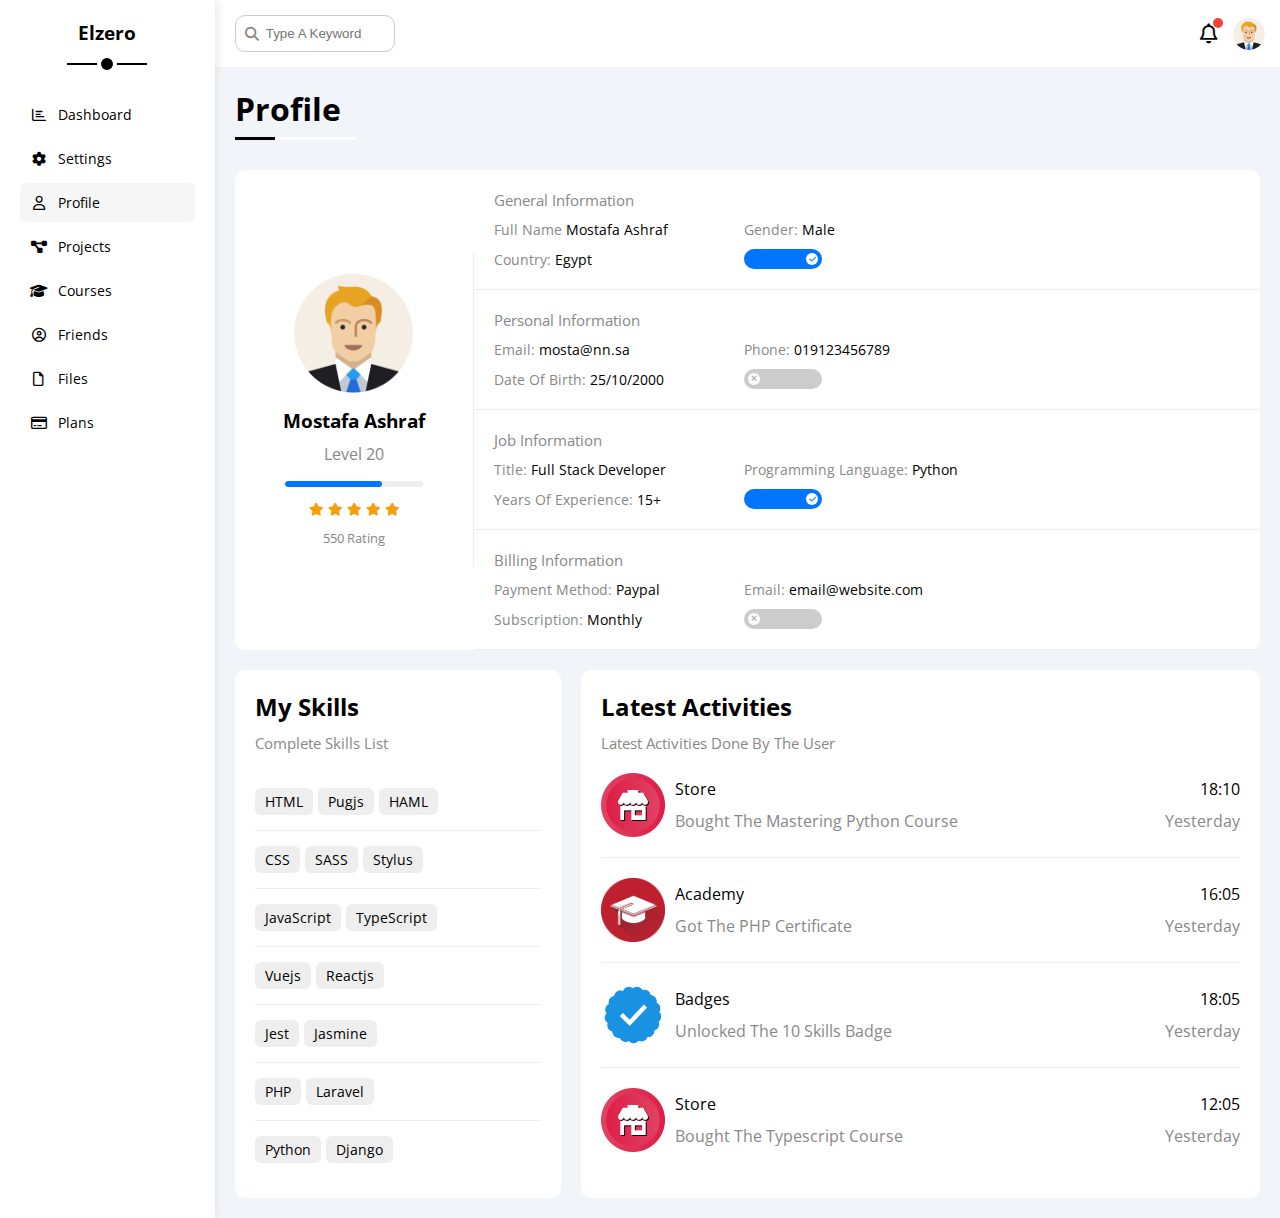
<file: profile.html>
<!DOCTYPE html>
<html lang="en">
  <head>
    <meta charset="UTF-8" />
    <meta http-equiv="X-UA-Compatible" content="IE=edge" />
    <meta name="viewport" content="width=device-width, initial-scale=1.0" />
    <title>Profile</title>
    <link rel="stylesheet" href="css/all.min.css" />
    <link rel="stylesheet" href="css/framework.css" />
    <link rel="stylesheet" href="css/master.css" />
    <link rel="preconnect" href="https://fonts.googleapis.com" />
    <link rel="preconnect" href="https://fonts.gstatic.com" crossorigin />
    <link href="https://fonts.googleapis.com/css2?family=Open+Sans:wght@300;500&#038;display=swap" rel="stylesheet" />
  </head>
  <body>
    <div class="page d-flex">
      <div class="sidebar bg-white p-20 p-relative">
        <h3 class="p-relative txt-c mt-0">Elzero</h3>
        <ul>
          <li>
            <a class="d-flex align-center fs-14 c-black rad-6 p-10" href="index.html">
              <i class="fa-regular fa-chart-bar fa-fw"></i>
              <span>Dashboard</span>
            </a>
          </li>
          <li>
            <a class="d-flex align-center fs-14 c-black rad-6 p-10" href="settings.html">
              <i class="fa-solid fa-gear fa-fw"></i>
              <span>Settings</span>
            </a>
          </li>
          <li>
            <a class="active d-flex align-center fs-14 c-black rad-6 p-10" href="profile.html">
              <i class="fa-regular fa-user fa-fw"></i>
              <span>Profile</span>
            </a>
          </li>
          <li>
            <a class="d-flex align-center fs-14 c-black rad-6 p-10" href="projects.html">
              <i class="fa-solid fa-diagram-project fa-fw"></i>
              <span>Projects</span>
            </a>
          </li>
          <li>
            <a class="d-flex align-center fs-14 c-black rad-6 p-10" href="courses.html">
              <i class="fa-solid fa-graduation-cap fa-fw"></i>
              <span>Courses</span>
            </a>
          </li>
          <li>
            <a class="d-flex align-center fs-14 c-black rad-6 p-10" href="friends.html">
              <i class="fa-regular fa-circle-user fa-fw"></i>
              <span>Friends</span>
            </a>
          </li>
          <li>
            <a class="d-flex align-center fs-14 c-black rad-6 p-10" href="files.html">
              <i class="fa-regular fa-file fa-fw"></i>
              <span>Files</span>
            </a>
          </li>
          <li>
            <a class="d-flex align-center fs-14 c-black rad-6 p-10" href="plans.html">
              <i class="fa-regular fa-credit-card fa-fw"></i>
              <span>Plans</span>
            </a>
          </li>
        </ul>
      </div>
      <div class="content w-full">
        <!-- Start Head -->
        <div class="head bg-white p-15 between-flex">
          <div class="search p-relative">
            <input class="p-10" type="search" placeholder="Type A Keyword" />
          </div>
          <div class="icons d-flex align-center">
            <span class="notification p-relative">
              <i class="fa-regular fa-bell fa-lg"></i>
            </span>
            <img decoding="async" src="images/avatar 1.png" alt="" />
          </div>
        </div>
        <!-- End Head -->
        <h1 class="p-relative">Profile</h1>
        <div class="profile-page m-20">
          <!-- Start Overview -->
          <div class="overview bg-white rad-10 d-flex align-center">
            <div class="avatar-box txt-c p-20">
              <img decoding="async" class="rad-half mb-10" src="images/avatar 1.png" alt="" />
              <h3 class="m-0">Mostafa Ashraf</h3>
              <p class="c-grey mt-10">Level 20</p>
              <div class="level rad-6 bg-eee p-relative">
                <span style="width: 70%"></span>
              </div>
              <div class="rating mt-10 mb-10">
                <i class="fa-solid fa-star c-orange fs-13"></i>
                <i class="fa-solid fa-star c-orange fs-13"></i>
                <i class="fa-solid fa-star c-orange fs-13"></i>
                <i class="fa-solid fa-star c-orange fs-13"></i>
                <i class="fa-solid fa-star c-orange fs-13"></i>
              </div>
              <p class="c-grey m-0 fs-13">550 Rating</p>
            </div>
            <div class="info-box w-full txt-c-mobile">
              <!-- Start Information Row -->
              <div class="box p-20 d-flex align-center">
                <h4 class="c-grey fs-15 m-0 w-full">General Information</h4>
                <div class="fs-14">
                  <span class="c-grey">Full Name</span>
                  <span>Mostafa Ashraf</span>
                </div>
                <div class="fs-14">
                  <span class="c-grey">Gender:</span>
                  <span>Male</span>
                </div>
                <div class="fs-14">
                  <span class="c-grey">Country:</span>
                  <span>Egypt</span>
                </div>
                <div class="fs-14">
                  <label>
                    <input class="toggle-checkbox" type="checkbox" checked />
                    <div class="toggle-switch"></div>
                  </label>
                </div>
              </div>
              <!-- End Information Row -->
              <!-- Start Information Row -->
              <div class="box p-20 d-flex align-center">
                <h4 class="c-grey w-full fs-15 m-0">Personal Information</h4>
                <div class="fs-14">
                  <span class="c-grey">Email:</span>
                  <span>mosta@nn.sa</span>
                </div>
                <div class="fs-14">
                  <span class="c-grey">Phone:</span>
                  <span>019123456789</span>
                </div>
                <div class="fs-14">
                  <span class="c-grey">Date Of Birth:</span>
                  <span>25/10/2000</span>
                </div>
                <div class="fs-14">
                  <label>
                    <input class="toggle-checkbox" type="checkbox" />
                    <div class="toggle-switch"></div>
                  </label>
                </div>
              </div>
              <!-- End Information Row -->
              <!-- Start Information Row -->
              <div class="box p-20 d-flex align-center">
                <h4 class="c-grey w-full fs-15 m-0">Job Information</h4>
                <div class="fs-14">
                  <span class="c-grey">Title:</span>
                  <span>Full Stack Developer</span>
                </div>
                <div class="fs-14">
                  <span class="c-grey">Programming Language:</span>
                  <span>Python</span>
                </div>
                <div class="fs-14">
                  <span class="c-grey">Years Of Experience:</span>
                  <span>15+</span>
                </div>
                <div class="fs-14">
                  <label>
                    <input class="toggle-checkbox" type="checkbox" checked />
                    <div class="toggle-switch"></div>
                  </label>
                </div>
              </div>
              <!-- End Information Row -->
              <!-- Start Information Row -->
              <div class="box p-20 d-flex align-center">
                <h4 class="c-grey w-full fs-15 m-0">Billing Information</h4>
                <div class="fs-14">
                  <span class="c-grey">Payment Method:</span>
                  <span>Paypal</span>
                </div>
                <div class="fs-14">
                  <span class="c-grey">Email:</span>
                  <span>email@website.com</span>
                </div>
                <div class="fs-14">
                  <span class="c-grey">Subscription:</span>
                  <span>Monthly</span>
                </div>
                <div class="fs-14">
                  <label>
                    <input class="toggle-checkbox" type="checkbox" />
                    <div class="toggle-switch"></div>
                  </label>
                </div>
              </div>
              <!-- End Information Row -->
            </div>
          </div>
          <!-- End Overview -->
          <!-- Start Other Data -->
          <div class="other-data d-flex gap-20">
            <div class="skills-card p-20 bg-white rad-10 mt-20">
              <h2 class="mt-0 mb-10">My Skills</h2>
              <p class="mt-0 mb-20 c-grey fs-15">Complete Skills List</p>
              <ul class="m-0 txt-c-mobile">
                <li><span>HTML</span><span>Pugjs</span><span>HAML</span></li>
                <li><span>CSS</span><span>SASS</span><span>Stylus</span></li>
                <li><span>JavaScript</span><span>TypeScript</span></li>
                <li><span>Vuejs</span><span>Reactjs</span></li>
                <li><span>Jest</span><span>Jasmine</span></li>
                <li><span>PHP</span><span>Laravel</span></li>
                <li><span>Python</span><span>Django</span></li>
              </ul>
            </div>
            <div class="activities p-20 bg-white rad-10 mt-20">
              <h2 class="mt-0 mb-10">Latest Activities</h2>
              <p class="mt-0 mb-20 c-grey fs-15">Latest Activities Done By The User</p>
              <div class="activity d-flex align-center txt-c-mobile">
                <img decoding="async" src="images/activity-01.png" alt="" />
                <div class="info">
                  <span class="d-block mb-10">Store</span>
                  <span class="c-grey">Bought The Mastering Python Course</span>
                </div>
                <div class="date">
                  <span class="d-block mb-10">18:10</span>
                  <span class="c-grey">Yesterday</span>
                </div>
              </div>
              <div class="activity d-flex align-center txt-c-mobile">
                <img decoding="async" src="images/activity-02.png" alt="" />
                <div class="info">
                  <span class="d-block mb-10">Academy</span>
                  <span class="c-grey">Got The PHP Certificate</span>
                </div>
                <div class="date">
                  <span class="d-block mb-10">16:05</span>
                  <span class="c-grey">Yesterday</span>
                </div>
              </div>
              <div class="activity d-flex align-center txt-c-mobile">
                <img decoding="async" src="images/activity-03.png" alt="" />
                <div class="info">
                  <span class="d-block mb-10">Badges</span>
                  <span class="c-grey">Unlocked The 10 Skills Badge</span>
                </div>
                <div class="date">
                  <span class="d-block mb-10">18:05</span>
                  <span class="c-grey">Yesterday</span>
                </div>
              </div>
              <div class="activity d-flex align-center txt-c-mobile">
                <img decoding="async" src="images/activity-01.png" alt="" />
                <div class="info">
                  <span class="d-block mb-10">Store</span>
                  <span class="c-grey">Bought The Typescript Course</span>
                </div>
                <div class="date">
                  <span class="d-block mb-10">12:05</span>
                  <span class="c-grey">Yesterday</span>
                </div>
              </div>
            </div>
          </div>
          <!-- End Other Data -->
        </div>
      </div>
    </div>
  </body>
</html>
</file>
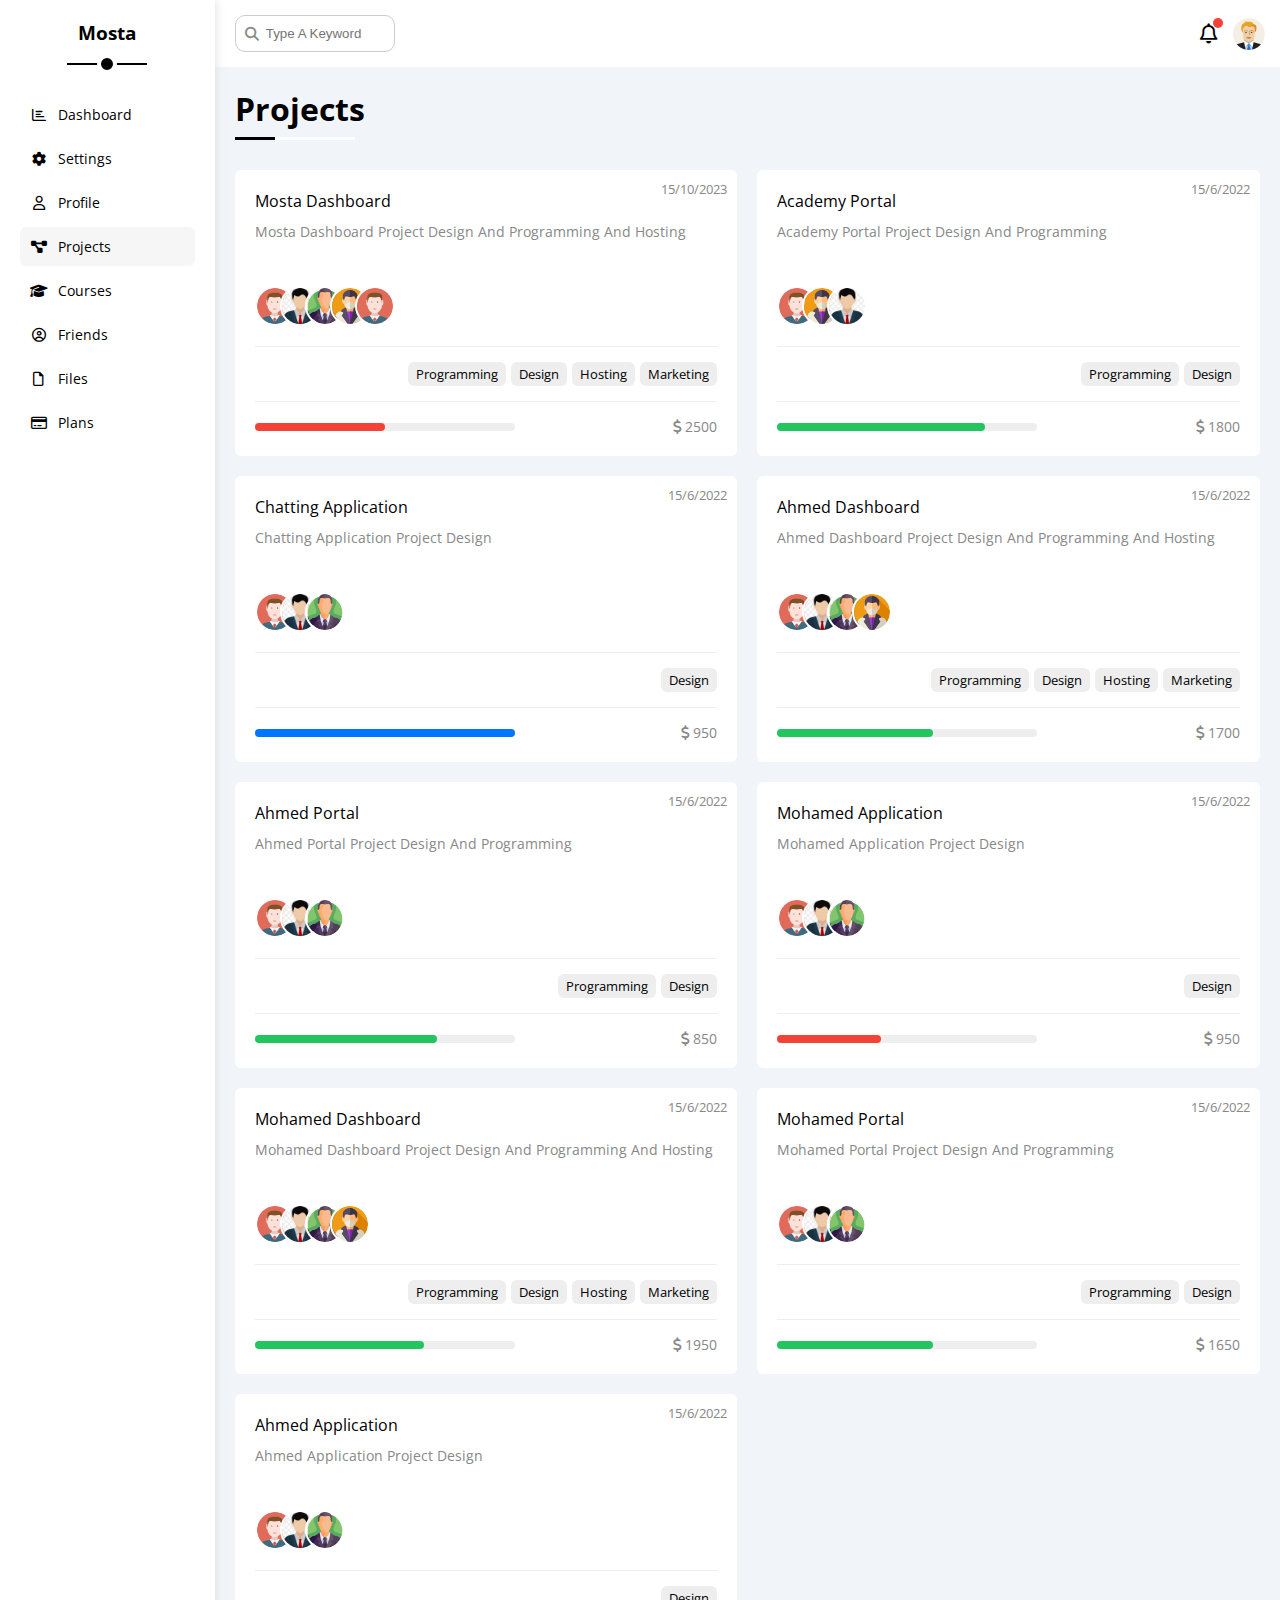
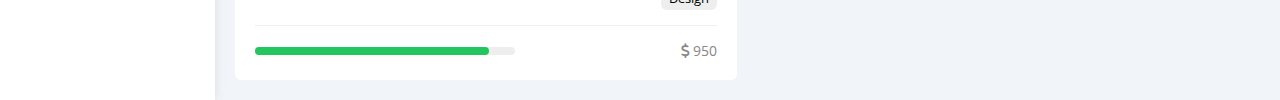
<file: projects.html>
<!DOCTYPE html>
<html lang="en">
  <head>
    <meta charset="UTF-8" />
    <meta http-equiv="X-UA-Compatible" content="IE=edge" />
    <meta name="viewport" content="width=device-width, initial-scale=1.0" />
    <title>Projects</title>
    <link rel="stylesheet" href="css/all.min.css" />
    <link rel="stylesheet" href="css/framework.css" />
    <link rel="stylesheet" href="css/master.css" />
    <link rel="preconnect" href="https://fonts.googleapis.com" />
    <link rel="preconnect" href="https://fonts.gstatic.com" crossorigin />
    <link href="https://fonts.googleapis.com/css2?family=Open+Sans:wght@300;500&#038;display=swap" rel="stylesheet" />
  </head>
  <body>
    <div class="page d-flex">
      <div class="sidebar bg-white p-20 p-relative">
        <h3 class="p-relative txt-c mt-0">Mosta</h3>
        <ul>
          <li>
            <a class="d-flex align-center fs-14 c-black rad-6 p-10" href="index.html">
              <i class="fa-regular fa-chart-bar fa-fw"></i>
              <span>Dashboard</span>
            </a>
          </li>
          <li>
            <a class="d-flex align-center fs-14 c-black rad-6 p-10" href="settings.html">
              <i class="fa-solid fa-gear fa-fw"></i>
              <span>Settings</span>
            </a>
          </li>
          <li>
            <a class="d-flex align-center fs-14 c-black rad-6 p-10" href="profile.html">
              <i class="fa-regular fa-user fa-fw"></i>
              <span>Profile</span>
            </a>
          </li>
          <li>
            <a class="active d-flex align-center fs-14 c-black rad-6 p-10" href="projects.html">
              <i class="fa-solid fa-diagram-project fa-fw"></i>
              <span>Projects</span>
            </a>
          </li>
          <li>
            <a class="d-flex align-center fs-14 c-black rad-6 p-10" href="courses.html">
              <i class="fa-solid fa-graduation-cap fa-fw"></i>
              <span>Courses</span>
            </a>
          </li>
          <li>
            <a class="d-flex align-center fs-14 c-black rad-6 p-10" href="friends.html">
              <i class="fa-regular fa-circle-user fa-fw"></i>
              <span>Friends</span>
            </a>
          </li>
          <li>
            <a class="d-flex align-center fs-14 c-black rad-6 p-10" href="files.html">
              <i class="fa-regular fa-file fa-fw"></i>
              <span>Files</span>
            </a>
          </li>
          <li>
            <a class="d-flex align-center fs-14 c-black rad-6 p-10" href="plans.html">
              <i class="fa-regular fa-credit-card fa-fw"></i>
              <span>Plans</span>
            </a>
          </li>
        </ul>
      </div>
      <div class="content w-full">
        <!-- Start Head -->
        <div class="head bg-white p-15 between-flex">
          <div class="search p-relative">
            <input class="p-10" type="search" placeholder="Type A Keyword" />
          </div>
          <div class="icons d-flex align-center">
            <span class="notification p-relative">
              <i class="fa-regular fa-bell fa-lg"></i>
            </span>
            <img decoding="async" src="images/avatar 1.png" alt="" />
          </div>
        </div>
        <!-- End Head -->
        <h1 class="p-relative">Projects</h1>
        <div class="projects-page d-grid m-20 gap-20">
          <div class="project bg-white p-20 rad-6 p-relative">
            <span class="date fs-13 c-grey">15/10/2023</span>
            <h4 class="m-0">Mosta Dashboard</h4>
            <p class="c-grey mt-10 mb-10 fs-14">Mosta Dashboard Project Design And Programming And Hosting</p>
            <div class="team">
              <a href="#"><img decoding="async" src="images/team 1.png" alt="" /></a>
              <a href="#"><img decoding="async" src="images/team 2.jpg" alt="" /></a>
              <a href="#"><img decoding="async" src="images/team 3.png" alt="" /></a>
              <a href="#"><img decoding="async" src="images/team 4.png" alt="" /></a>
              <a href="#"><img decoding="async" src="images/team 1.png" alt="" /></a>
            </div>
            <div class="do d-flex">
              <span class="fs-13 rad-6 bg-eee">Programming</span>
              <span class="fs-13 rad-6 bg-eee">Design</span>
              <span class="fs-13 rad-6 bg-eee">Hosting</span>
              <span class="fs-13 rad-6 bg-eee">Marketing</span>
            </div>
            <div class="info between-flex">
              <div class="prog bg-eee">
                <span class="bg-red" style="width: 50%"></span>
              </div>
              <div class="fs-14 c-grey">
                <i class="fa-solid fa-dollar-sign"></i>
                2500
              </div>
            </div>
          </div>
          <div class="project bg-white p-20 rad-6 p-relative">
            <span class="date fs-13 c-grey">15/6/2022</span>
            <h4 class="m-0">Academy Portal</h4>
            <p class="c-grey mt-10 mb-10 fs-14">Academy Portal Project Design And Programming</p>
            <div class="team">
              <a href="#"><img decoding="async" src="images/team 1.png" alt="" /></a>
              <a href="#"><img decoding="async" src="images/team 4.png" alt="" /></a>
              <a href="#"><img decoding="async" src="images/team 2.jpg" alt="" /></a>
            </div>
            <div class="do d-flex">
              <span class="fs-13 rad-6 bg-eee">Programming</span>
              <span class="fs-13 rad-6 bg-eee">Design</span>
            </div>
            <div class="info between-flex">
              <div class="prog bg-eee">
                <span class="bg-green" style="width: 80%"></span>
              </div>
              <div class="fs-14 c-grey">
                <i class="fa-solid fa-dollar-sign"></i>
                1800
              </div>
            </div>
          </div>
          <div class="project bg-white p-20 rad-6 p-relative">
            <span class="date fs-13 c-grey">15/6/2022</span>
            <h4 class="m-0">Chatting Application</h4>
            <p class="c-grey mt-10 mb-10 fs-14">Chatting Application Project Design</p>
            <div class="team">
              <a href="#"><img decoding="async" src="images/team 1.png" alt="" /></a>
              <a href="#"><img decoding="async" src="images/team 2.jpg" alt="" /></a>
              <a href="#"><img decoding="async" src="images/team 3.png" alt="" /></a>
            </div>
            <div class="do d-flex">
              <span class="fs-13 rad-6 bg-eee">Design</span>
            </div>
            <div class="info between-flex">
              <div class="prog bg-eee">
                <span class="bg-blue" style="width: 100%"></span>
              </div>
              <div class="fs-14 c-grey">
                <i class="fa-solid fa-dollar-sign"></i>
                950
              </div>
            </div>
          </div>
          <div class="project bg-white p-20 rad-6 p-relative">
            <span class="date fs-13 c-grey">15/6/2022</span>
            <h4 class="m-0">Ahmed Dashboard</h4>
            <p class="c-grey mt-10 mb-10 fs-14">Ahmed Dashboard Project Design And Programming And Hosting</p>
            <div class="team">
              <a href="#"><img decoding="async" src="images/team 1.png" alt="" /></a>
              <a href="#"><img decoding="async" src="images/team 2.jpg" alt="" /></a>
              <a href="#"><img decoding="async" src="images/team 3.png" alt="" /></a>
              <a href="#"><img decoding="async" src="images/team 4.png" alt="" /></a>
            </div>
            <div class="do d-flex">
              <span class="fs-13 rad-6 bg-eee">Programming</span>
              <span class="fs-13 rad-6 bg-eee">Design</span>
              <span class="fs-13 rad-6 bg-eee">Hosting</span>
              <span class="fs-13 rad-6 bg-eee">Marketing</span>
            </div>
            <div class="info between-flex">
              <div class="prog bg-eee">
                <span class="bg-green" style="width: 60%"></span>
              </div>
              <div class="fs-14 c-grey">
                <i class="fa-solid fa-dollar-sign"></i>
                1700
              </div>
            </div>
          </div>
          <div class="project bg-white p-20 rad-6 p-relative">
            <span class="date fs-13 c-grey">15/6/2022</span>
            <h4 class="m-0">Ahmed Portal</h4>
            <p class="c-grey mt-10 mb-10 fs-14">Ahmed Portal Project Design And Programming</p>
            <div class="team">
              <a href="#"><img decoding="async" src="images/team 1.png" alt="" /></a>
              <a href="#"><img decoding="async" src="images/team 2.jpg" alt="" /></a>
              <a href="#"><img decoding="async" src="images/team 3.png" alt="" /></a>
            </div>
            <div class="do d-flex">
              <span class="fs-13 rad-6 bg-eee">Programming</span>
              <span class="fs-13 rad-6 bg-eee">Design</span>
            </div>
            <div class="info between-flex">
              <div class="prog bg-eee">
                <span class="bg-green" style="width: 70%"></span>
              </div>
              <div class="fs-14 c-grey">
                <i class="fa-solid fa-dollar-sign"></i>
                850
              </div>
            </div>
          </div>
          <div class="project bg-white p-20 rad-6 p-relative">
            <span class="date fs-13 c-grey">15/6/2022</span>
            <h4 class="m-0">Mohamed Application</h4>
            <p class="c-grey mt-10 mb-10 fs-14">Mohamed Application Project Design</p>
            <div class="team">
              <a href="#"><img decoding="async" src="images/team 1.png" alt="" /></a>
              <a href="#"><img decoding="async" src="images/team 2.jpg" alt="" /></a>
              <a href="#"><img decoding="async" src="images/team 3.png" alt="" /></a>
            </div>
            <div class="do d-flex">
              <span class="fs-13 rad-6 bg-eee">Design</span>
            </div>
            <div class="info between-flex">
              <div class="prog bg-eee">
                <span class="bg-red" style="width: 40%"></span>
              </div>
              <div class="fs-14 c-grey">
                <i class="fa-solid fa-dollar-sign"></i>
                950
              </div>
            </div>
          </div>
          <div class="project bg-white p-20 rad-6 p-relative">
            <span class="date fs-13 c-grey">15/6/2022</span>
            <h4 class="m-0">Mohamed Dashboard</h4>
            <p class="c-grey mt-10 mb-10 fs-14">Mohamed Dashboard Project Design And Programming And Hosting</p>
            <div class="team">
              <a href="#"><img decoding="async" src="images/team 1.png" alt="" /></a>
              <a href="#"><img decoding="async" src="images/team 2.jpg" alt="" /></a>
              <a href="#"><img decoding="async" src="images/team 3.png" alt="" /></a>
              <a href="#"><img decoding="async" src="images/team 4.png" alt="" /></a>
            </div>
            <div class="do d-flex">
              <span class="fs-13 rad-6 bg-eee">Programming</span>
              <span class="fs-13 rad-6 bg-eee">Design</span>
              <span class="fs-13 rad-6 bg-eee">Hosting</span>
              <span class="fs-13 rad-6 bg-eee">Marketing</span>
            </div>
            <div class="info between-flex">
              <div class="prog bg-eee">
                <span class="bg-green" style="width: 65%"></span>
              </div>
              <div class="fs-14 c-grey">
                <i class="fa-solid fa-dollar-sign"></i>
                1950
              </div>
            </div>
          </div>
          <div class="project bg-white p-20 rad-6 p-relative">
            <span class="date fs-13 c-grey">15/6/2022</span>
            <h4 class="m-0">Mohamed Portal</h4>
            <p class="c-grey mt-10 mb-10 fs-14">Mohamed Portal Project Design And Programming</p>
            <div class="team">
              <a href="#"><img decoding="async" src="images/team 1.png" alt="" /></a>
              <a href="#"><img decoding="async" src="images/team 2.jpg" alt="" /></a>
              <a href="#"><img decoding="async" src="images/team 3.png" alt="" /></a>
            </div>
            <div class="do d-flex">
              <span class="fs-13 rad-6 bg-eee">Programming</span>
              <span class="fs-13 rad-6 bg-eee">Design</span>
            </div>
            <div class="info between-flex">
              <div class="prog bg-eee">
                <span class="bg-green" style="width: 60%"></span>
              </div>
              <div class="fs-14 c-grey">
                <i class="fa-solid fa-dollar-sign"></i>
                1650
              </div>
            </div>
          </div>
          <div class="project bg-white p-20 rad-6 p-relative">
            <span class="date fs-13 c-grey">15/6/2022</span>
            <h4 class="m-0">Ahmed Application</h4>
            <p class="c-grey mt-10 mb-10 fs-14">Ahmed Application Project Design</p>
            <div class="team">
              <a href="#"><img decoding="async" src="images/team 1.png" alt="" /></a>
              <a href="#"><img decoding="async" src="images/team 2.jpg" alt="" /></a>
              <a href="#"><img decoding="async" src="images/team 3.png" alt="" /></a>
            </div>
            <div class="do d-flex">
              <span class="fs-13 rad-6 bg-eee">Design</span>
            </div>
            <div class="info between-flex">
              <div class="prog bg-eee">
                <span class="bg-green" style="width: 90%"></span>
              </div>
              <div class="fs-14 c-grey">
                <i class="fa-solid fa-dollar-sign"></i>
                950
              </div>
            </div>
          </div>
        </div>
      </div>
    </div>
  </body>
</html>
</file>
<file: css/master.css>
:root {
    --blue-color: #0075ff;
    --blue-alt-color: #0d69d5;
    --orange-color: #f59e0b;
    --green-color: #22c55e;
    --red-color: #f44336;
    --grey-color: #888;
  }
  * {
    box-sizing: border-box;
  }
  body {
    font-family: "Open Sans", sans-serif;
    margin: 0;
  }
  *:focus {
    outline: none;
  }
  a {
    text-decoration: none;
  }
  ul {
    list-style: none;
    padding: 0;
  }
  ::-webkit-scrollbar {
    width: 15px;
  }
  ::-webkit-scrollbar-track {
    background-color: white;
  }
  ::-webkit-scrollbar-thumb {
    background-color: var(--blue-color);
  }
  ::-webkit-scrollbar-thumb:hover {
    background-color: var(--blue-alt-color);
  }
  .page {
    background-color: #f1f5f9;
    min-height: 100vh;
  }
  /* Start Sidebar */
  .sidebar {
    width: 250px;
    box-shadow: 0 0 10px #ddd;
  }
  .sidebar > h3 {
    margin-bottom: 50px;
  }
  .sidebar > h3::before,
  .sidebar > h3::after {
    content: "";
    background-color: black;
    transform: translateX(-50%);
    position: absolute;
    left: 50%;
  }
  .sidebar > h3::before {
    width: 80px;
    height: 2px;
    bottom: -20px;
  }
  .sidebar > h3::after {
    bottom: -29px;
    width: 12px;
    height: 12px;
    border-radius: 50%;
    border: 4px solid white;
  }
  .sidebar ul li a {
    transition: 0.3s;
    margin-bottom: 5px;
  }
  .sidebar ul li a:hover,
  .sidebar ul li a.active {
    background-color: #f6f6f6;
  }
  .sidebar ul li a span {
    font-size: 14px;
    margin-left: 10px;
  }
  @media (max-width: 767px) {
    .sidebar {
      width: 58px;
      padding: 10px;
    }
    .sidebar > h3 {
      font-size: 13px;
      margin-bottom: 15px;
    }
    .sidebar > h3::before,
    .sidebar > h3::after {
      display: none;
    }
    .sidebar ul li a span {
      display: none;
    }
  }
  /* End Sidebar */
  /* Start Content */
  .content {
    overflow: hidden;
  }
  .head .search::before {
    font-family: var(--fa-style-family-classic);
    content: "\f002";
    font-weight: 900;
    position: absolute;
    left: 15px;
    top: 50%;
    transform: translateY(-50%);
    font-size: 14px;
    color: var(--grey-color);
  }
  .head .search input {
    border: 1px solid #ccc;
    border-radius: 10px;
    margin-left: 5px;
    padding-left: 30px;
    width: 160px;
    transition: width 0.3s;
  }
  .head .search input:focus {
    width: 200px;
  }
  .head .search input:focus::placeholder {
    opacity: 0;
  }
  .head .icons .notification::before {
    content: "";
    position: absolute;
    width: 10px;
    height: 10px;
    background-color: var(--red-color);
    border-radius: 50%;
    right: -5px;
    top: -5px;
  }
  .head .icons img {
    width: 32px;
    height: 32px;
    margin-left: 15px;
  }
  .page h1 {
    margin: 20px 20px 40px;
  }
  .page h1::before,
  .page h1::after {
    content: "";
    height: 3px;
    position: absolute;
    bottom: -10px;
    left: 0;
  }
  .page h1::before {
    background-color: white;
    width: 120px;
  }
  .page h1::after {
    background-color: black;
    width: 40px;
  }
  .wrapper {
    grid-template-columns: repeat(auto-fill, minmax(450px, 1fr));
    margin-left: 20px;
    margin-right: 20px;
    margin-bottom: 20px;
  }
  @media (max-width: 767px) {
    .wrapper {
      grid-template-columns: minmax(200px, 1fr);
      margin-left: 10px;
      margin-right: 10px;
      gap: 10px;
    }
  }
  /* End Content */
  /* Start Welcome Widget */
  .welcome {
    overflow: hidden;
  }
  .welcome .intro img {
    width: 200px;
    margin-bottom: -10px;
  }
  .welcome .avatar {
    width: 64px;
    height: 64px;
    border: 2px solid white;
    border-radius: 50%;
    padding: 2px;
    box-shadow: 0 0 5px #ddd;
    margin-left: 20px;
    margin-top: -32px;
  }
  .welcome .body {
    border-top: 1px solid #eee;
    border-bottom: 1px solid #eee;
  }
  .welcome .body > div {
    flex: 1;
  }
  .welcome .visit {
    margin: 0 15px 15px auto;
    transition: 0.3s;
  }
  .welcome .visit:hover {
    background-color: var(--blue-alt-color);
  }
  @media (max-width: 767px) {
    .welcome .intro {
      padding-bottom: 30px;
    }
    .welcome .avatar {
      margin-left: 0;
    }
    .welcome .body > div:not(:last-child) {
      margin-bottom: 20px;
    }
  }
  /* End Welcome Widget */
  /* Start Quick Draft Widget */
  .quick-draft textarea {
    resize: none;
    min-height: 180px;
  }
  .quick-draft .save {
    margin-left: auto;
    transition: 0.3s;
    cursor: pointer;
  }
  .quick-draft .save:hover {
    background-color: var(--blue-alt-color);
  }
  /* End Quick Draft Widget */
  /* Start Targets */
  .targets .target-row .icon {
    width: 80px;
    height: 80px;
    margin-right: 15px;
  }
  .targets .details {
    flex: 1;
  }
  .targets .details .progress {
    height: 4px;
  }
  .targets .details .progress > span {
    position: absolute;
    left: 0;
    top: 0;
    height: 100%;
  }
  .targets .details .progress > span span {
    position: absolute;
    bottom: 16px;
    right: -16px;
    color: white;
    padding: 2px 5px;
    border-radius: 6px;
    font-size: 13px;
  }
  .targets .details .progress > span span::after {
    content: "";
    border-color: transparent;
    border-width: 5px;
    border-style: solid;
    position: absolute;
    bottom: -10px;
    left: 50%;
    transform: translateX(-50%);
  }
  .targets .details .progress > .blue span::after {
    border-top-color: var(--blue-color);
  }
  .targets .details .progress > .orange span::after {
    border-top-color: var(--orange-color);
  }
  .targets .details .progress > .green span::after {
    border-top-color: var(--green-color);
  }
  .blue .icon,
  .blue .progress {
    background-color: rgb(0 117 255 / 20%);
  }
  .orange .icon,
  .orange .progress {
    background-color: rgb(245 158 11 / 20%);
  }
  .green .icon,
  .green .progress {
    background-color: rgb(34 197 94 / 20%);
  }
  /* End Targets */
  /* Start Tickets */
  .tickets .box {
    border: 1px solid #ccc;
    width: calc(50% - 10px);
  }
  @media (max-width: 767px) {
    .tickets .box {
      width: 100%;
    }
  }
  /* End Tickets */
  /* Start Latest News */
  .latest-news .news-row:not(:last-of-type) {
    margin-bottom: 20px;
    padding-bottom: 20px;
    border-bottom: 1px solid #eee;
  }
  .latest-news .news-row img {
    width: 100px;
    border-radius: 6px;
    margin-right: 15px;
  }
  .latest-news .info {
    flex-grow: 1;
  }
  .latest-news .info h3 {
    margin: 0 0 6px;
    font-size: 16px;
  }
  @media (max-width: 767px) {
    .latest-news .news-row {
      display: block;
    }
    .latest-news .news-row .label {
      margin: 10px auto;
      width: fit-content;
    }
  }
  /* End Latest News */
  /* Start Tasks */
  .tasks .task-row:not(:last-of-type) {
    margin-bottom: 15px;
    padding-bottom: 15px;
    border-bottom: 1px solid #eee;
  }
  .tasks .info {
    flex-grow: 1;
  }
  .tasks .done {
    opacity: 0.3;
  }
  .tasks .done h3,
  .tasks .done p {
    text-decoration: line-through;
  }
  .tasks .delete {
    cursor: pointer;
    transition: 0.3s;
  }
  .tasks .delete:hover {
    color: var(--red-color);
  }
  /* End Tasks */
  /* Start Latest Uploads */
  .latest-uploads ul li:not(:last-child) {
    border-bottom: 1px solid #eee;
  }
  .latest-uploads ul li img {
    width: 40px;
    height: 40px;
  }
  /* End Latest Uploads */
  /* Start Last Project */
  .last-project ul::before {
    content: "";
    position: absolute;
    left: 11px;
    width: 2px;
    height: 100%;
    background-color: var(--blue-color);
  }
  .last-project ul li::before {
    content: "";
    width: 20px;
    height: 20px;
    display: block;
    border-radius: 50%;
    background-color: white;
    border: 2px solid white;
    outline: 2px solid var(--blue-color);
    margin-right: 15px;
    z-index: 1;
  }
  .last-project ul li.done::before {
    background-color: var(--blue-color);
  }
  .last-project ul li.current::before {
    animation: change-color 0.8s infinite alternate;
  }
  .last-project .launch-icon {
    position: absolute;
    width: 160px;
    right: 0;
    bottom: 0;
    opacity: 0.1;
  }
  /* End Last Project */
  /* Start Reminders */
  .reminders ul li .key {
    width: 15px;
    height: 15px;
  }
  .reminders ul li > .blue {
    border-left: 2px solid var(--blue-color);
  }
  .reminders ul li > .green {
    border-left: 2px solid var(--green-color);
  }
  .reminders ul li > .orange {
    border-left: 2px solid var(--orange-color);
  }
  .reminders ul li > .red {
    border-left: 2px solid var(--red-color);
  }
  /* End Reminders */
  /* Start Latest Post */
  .latest-post .avatar {
    width: 48px;
    height: 48px;
  }
  .latest-post .post-content {
    text-transform: capitalize;
    line-height: 1.8;
    border-top: 1px solid #eee;
    border-bottom: 1px solid #eee;
    min-height: 140px;
  }
  /* End Latest Post */
  /* Start Social Media */
  .social-media .box {
    padding-left: 70px;
  }
  .social-media .box i {
    position: absolute;
    left: 0;
    top: 0;
    width: 52px;
    transition: 0.3s;
  }
  .social-media .box i:hover {
    transform: rotate(5deg);
  }
  .social-media .twitter {
    background-color: rgb(29 161 242 / 20%);
    color: #1da1f2;
  }
  .social-media .twitter i,
  .social-media .twitter a {
    background-color: #1da1f2;
  }
  .social-media .facebook {
    background-color: rgb(24 119 242 / 20%);
    color: #1da1f2;
  }
  .social-media .facebook i,
  .social-media .facebook a {
    background-color: #1877f2;
  }
  .social-media .youtube {
    background-color: rgb(255 0 0 / 20%);
    color: #ff0000;
  }
  .social-media .youtube i,
  .social-media .youtube a {
    background-color: #ff0000;
  }
  .social-media .linkedin {
    background-color: rgb(0 119 181 / 20%);
    color: #0077b5;
  }
  .social-media .linkedin i,
  .social-media .linkedin a {
    background-color: #0077b5;
  }
  /* End Social Media */
  /* Start Projects Table */
  .projects .responsive-table {
    overflow-x: auto;
  }
  .projects table {
    min-width: 1000px;
    border-spacing: 0;
  }
  .projects thead td {
    background-color: #eee;
    font-weight: bold;
  }
  .projects table td {
    padding: 15px;
  }
  .projects tbody td {
    border-bottom: 1px solid #eee;
    border-left: 1px solid #eee;
    transition: 0.3s;
  }
  .projects table tbody tr td:last-child {
    border-right: 1px solid #eee;
  }
  .projects tbody tr:hover td {
    background-color: #faf7f7;
  }
  .projects table img {
    width: 32px;
    height: 32px;
    border-radius: 50%;
    padding: 2px;
    background-color: white;
  }
  .projects table img:not(:first-child) {
    margin-left: -20px;
  }
  .projects table .label {
    font-size: 13px;
  }
  /* End Projects Table */
  /* Start Settings */
  .settings-page {
    grid-template-columns: repeat(auto-fill, minmax(500px, 1fr));
  }
  @media (max-width: 767px) {
    .settings-page {
      grid-template-columns: minmax(100px, 1fr);
      margin-left: 10px;
      margin-right: 10px;
      gap: 10px;
    }
  }
  .settings-page .close-message {
    border: 1px solid #ccc;
    resize: none;
    min-height: 150px;
  }
  .settings-page .email {
    display: inline-flex;
    width: calc(100% - 80px);
  }
  .settings-page .sec-box {
    padding-bottom: 15px;
  }
  .settings-page .sec-box:not(:last-of-type) {
    border-bottom: 1px solid #eee;
  }
  .settings-page .sec-box .button {
    transition: 0.3s;
  }
  .settings-page .sec-box .button:hover {
    background-color: var(--blue-alt-color);
  }
  .settings-page .social-boxes i {
    width: 40px;
    height: 40px;
    background-color: #f6f6f6;
    border: 1px solid #ddd;
    border-right: none;
    border-radius: 6px 0 0 6px;
    transition: 0.3s;
  }
  .settings-page .social-boxes input {
    height: 40px;
    background-color: #f6f6f6;
    border: 1px solid #ddd;
    padding-left: 10px;
    border-radius: 0 6px 6px 0;
  }
  .settings-page .social-boxes > div:focus-within i {
    color: black;
  }
  .widgets-control .control input[type="checkbox"] {
    -webkit-appearance: none;
    appearance: none;
  }
  .widgets-control .control label {
    padding-left: 30px;
    cursor: pointer;
    position: relative;
  }
  .widgets-control .control label::before,
  .widgets-control .control label::after {
    position: absolute;
    left: 0;
    top: 50%;
    margin-top: -9px;
    border-radius: 4px;
  }
  .widgets-control .control label::before {
    content: "";
    width: 14px;
    height: 14px;
    border: 2px solid var(--grey-color);
  }
  .widgets-control .control label:hover::before {
    border-color: var(--blue-alt-color);
  }
  .widgets-control .control label::after {
    font-family: var(--fa-style-family-classic);
    content: "\f00c";
    font-weight: 900;
    background-color: var(--blue-color);
    color: white;
    font-size: 12px;
    width: 18px;
    height: 18px;
    display: flex;
    justify-content: center;
    align-items: center;
    transform: scale(0) rotate(360deg);
    transition: 0.3s;
  }
  .widgets-control .control input[type="checkbox"]:checked + label::after {
    transform: scale(1);
  }
  .backup-control input[type="radio"] {
    -webkit-appearance: none;
    appearance: none;
  }
  .backup-control .date label {
    padding-left: 30px;
    cursor: pointer;
    position: relative;
  }
  .backup-control .date label::before {
    content: "";
    position: absolute;
    top: 50%;
    left: 0;
    margin-top: -11px;
    width: 18px;
    height: 18px;
    border: 2px solid var(--grey-color);
    border-radius: 50%;
  }
  .backup-control .date label::after {
    content: "";
    position: absolute;
    left: 5px;
    top: 5px;
    width: 12px;
    height: 12px;
    background: var(--blue-color);
    border-radius: 50%;
    transition: 0.3s;
    transform: scale(0);
  }
  .backup-control .date input[type="radio"]:checked + label::before {
    border-color: var(--blue-color);
  }
  .backup-control .date input[type="radio"]:checked + label::after {
    transform: scale(1);
  }
  .backup-control .servers {
    border-top: 1px solid #eee;
    padding-top: 20px;
  }
  @media (max-width: 767px) {
    .backup-control .servers {
      flex-wrap: wrap;
    }
  }
  .backup-control .servers .server {
    border: 2px solid #eee;
    position: relative;
  }
  .backup-control .servers .server label {
    cursor: pointer;
  }
  .backup-control .servers input[type="radio"]:checked + .server {
    border-color: var(--blue-color);
    color: var(--blue-color);
  }
  .toggle-checkbox {
    -webkit-appearance: none;
    appearance: none;
    display: none;
  }
  .toggle-switch {
    background-color: #ccc;
    width: 78px;
    height: 32px;
    border-radius: 16px;
    position: relative;
    transition: 0.3s;
    cursor: pointer;
  }
  .toggle-switch::before {
    font-family: var(--fa-style-family-classic);
    content: "\f00d";
    font-weight: 900;
    background-color: white;
    width: 24px;
    height: 24px;
    position: absolute;
    border-radius: 50%;
    top: 4px;
    left: 4px;
    display: flex;
    justify-content: center;
    align-items: center;
    color: #aaa;
    transition: 0.3s;
  }
  .toggle-checkbox:checked + .toggle-switch {
    background-color: var(--blue-color);
  }
  .toggle-checkbox:checked + .toggle-switch::before {
    content: "\f00c";
    left: 50px;
    color: var(--blue-color);
  }
  .settings-page :disabled {
    cursor: no-drop;
    background-color: #f0f4f8;
    color: #bbb;
  }
  /* End Settings */
  /* Start Profile Page */
  @media (max-width: 767px) {
    .profile-page .overview {
      flex-direction: column;
    }
  }
  .profile-page .avatar-box {
    width: 300px;
  }
  @media (min-width: 768px) {
    .profile-page .avatar-box {
      border-right: 1px solid #eee;
    }
  }
  .profile-page .avatar-box > img {
    width: 120px;
    height: 120px;
  }
  .profile-page .avatar-box .level {
    height: 6px;
    overflow: hidden;
    margin: auto;
    width: 70%;
  }
  .profile-page .avatar-box .level span {
    position: absolute;
    left: 0;
    top: 0;
    height: 100%;
    background-color: var(--blue-color);
    border-radius: 6px;
  }
  .profile-page .info-box .box {
    flex-wrap: wrap;
    border-bottom: 1px solid #eee;
    transition: 0.3s;
  }
  .profile-page .info-box .box:hover {
    background-color: #f9f9f9;
  }
  .profile-page .info-box .box > div {
    min-width: 250px;
    padding: 10px 0 0;
  }
  .profile-page .info-box h4 {
    font-weight: normal;
  }
  /* Start Training Code */
  .profile-page .info-box .toggle-switch {
    height: 20px;
  }
  @media (max-width: 767px) {
    .profile-page .info-box .toggle-switch {
      margin: auto;
    }
  }
  .profile-page .info-box .toggle-switch::before {
    width: 12px;
    height: 12px;
    font-size: 8px;
  }
  .profile-page .info-box .toggle-checkbox:checked + .toggle-switch::before {
    left: 62px;
  }
  /* End Training Code */
  @media (max-width: 767px) {
    .profile-page .other-data {
      flex-direction: column;
    }
  }
  .profile-page .skills-card {
    flex-grow: 1;
  }
  .profile-page .skills-card ul li {
    padding: 15px 0;
  }
  .profile-page .skills-card ul li:not(:last-child) {
    border-bottom: 1px solid #eee;
  }
  .profile-page .skills-card ul li span {
    display: inline-flex;
    padding: 4px 10px;
    background-color: #eee;
    border-radius: 6px;
    font-size: 14px;
  }
  .profile-page .skills-card ul li span:not(:last-child) {
    margin-right: 5px;
  }
  .profile-page .activities {
    flex-grow: 2;
  }
  .profile-page .activity:not(:last-of-type) {
    border-bottom: 1px solid #eee;
    padding-bottom: 20px;
    margin-bottom: 20px;
  }
  .profile-page .activity img {
    width: 64px;
    height: 64px;
    margin-right: 10px;
  }
  @media (min-width: 768px) {
    .profile-page .activity .date {
      margin-left: auto;
      text-align: right;
    }
  }
  @media (max-width: 767px) {
    .profile-page .activity {
      flex-direction: column;
    }
    .profile-page .activity img {
      margin-right: 0;
      margin-bottom: 15px;
    }
    .profile-page .activity .date {
      margin-top: 15px;
    }
  }
  /* End Profile Page */
  /* Start Projects Page */
  .projects-page {
    grid-template-columns: repeat(auto-fill, minmax(500px, 1fr));
  }
  @media (max-width: 767px) {
    .projects-page {
      grid-template-columns: minmax(200px, 1fr);
      margin-left: 10px;
      margin-right: 10px;
      gap: 10px;
    }
  }
  .projects-page .project .date {
    position: absolute;
    right: 10px;
    top: 10px;
  }
  .projects-page .project h4 {
    font-weight: normal;
  }
  .projects-page .project .team {
    position: relative;
    min-height: 80px;
  }
  .projects-page .project .team a {
    position: absolute;
    left: 0;
    bottom: 0;
  }
  .projects-page .project .team a:nth-child(2) {
    left: 25px;
  }
  .projects-page .project .team a:nth-child(3) {
    left: 50px;
  }
  .projects-page .project .team a:nth-child(4) {
    left: 75px;
  }
  .projects-page .project .team a:nth-child(5) {
    left: 100px;
  }
  .projects-page .project .team a:hover {
    z-index: 1000;
  }
  .projects-page .project .team img {
    width: 40px;
    height: 40px;
    border-radius: 50%;
    border: 2px solid white;
  }
  .projects-page .project .do {
    justify-content: flex-end;
    border-top: 1px solid #eee;
    padding-top: 15px;
    margin-top: 15px;
  }
  @media (max-width: 767px) {
    .projects-page .project .do {
      flex-direction: column;
    }
  }
  .projects-page .project .do span {
    padding: 3px 8px;
    margin-left: 5px;
    width: fit-content;
  }
  @media (max-width: 767px) {
    .projects-page .project .do span:not(:last-child) {
      margin-bottom: 15px;
    }
  }
  .projects-page .project .info {
    border-top: 1px solid #eee;
    margin-top: 15px;
    padding-top: 15px;
  }
  @media (max-width: 767px) {
    .projects-page .project .info {
      flex-direction: column;
    }
  }
  .projects-page .project .prog {
    height: 8px;
    width: 260px;
    position: relative;
    border-radius: 6px;
  }
  @media (max-width: 767px) {
    .projects-page .project .prog {
      margin-bottom: 15px;
    }
  }
  .projects-page .project .prog span {
    position: absolute;
    left: 0;
    top: 0;
    height: 100%;
    border-radius: 6px;
  }
  /* End Projects Page */
  /* Start Courses Page */
  .courses-page {
    grid-template-columns: repeat(auto-fill, minmax(300px, 1fr));
  }
  @media (max-width: 767px) {
    .courses-page {
      grid-template-columns: minmax(200px, 1fr);
      margin-left: 10px;
      margin-right: 10px;
      gap: 10px;
    }
  }
  .courses-page .course {
    overflow: hidden;
  }
  .courses-page .course .cover {
    max-width: 100%;
  }
  .courses-page .course .instructor {
    position: absolute;
    width: 64px;
    height: 64px;
    border-radius: 50%;
    top: 20px;
    left: 20px;
    border: 2px solid white;
  }
  .courses-page .course .description {
    line-height: 1.6;
  }
  .courses-page .course .info {
    border-top: 1px solid #eee;
    font-size: 13px;
  }
  .courses-page .course .info .title {
    position: absolute;
    top: -13px;
    left: 50%;
    transform: translateX(-50%);
    font-size: 13px;
  }
  /* End Courses Page */
  /* Start Friends Page */
  .friends-page {
    grid-template-columns: repeat(auto-fill, minmax(300px, 1fr));
  }
  @media (max-width: 767px) {
    .friends-page {
      grid-template-columns: minmax(200px, 1fr);
      margin-left: 10px;
      margin-right: 10px;
      gap: 10px;
    }
  }
  .friends-page .contact {
    position: absolute;
    left: 10px;
    top: 10px;
  }
  .friends-page .contact i {
    background-color: #eee;
    padding: 10px;
    border-radius: 50%;
    color: #666;
    font-size: 13px;
    cursor: pointer;
    transition: 0.3s;
  }
  .friends-page .contact i:hover {
    background-color: var(--blue-color);
    color: white;
  }
  .friends-page .friend .icons {
    border-top: 1px solid #eee;
    border-bottom: 1px solid #eee;
    margin-top: 15px;
    margin-bottom: 15px;
    padding-top: 15px;
    padding-bottom: 15px;
  }
  .friends-page .friend .icons i {
    margin-right: 5px;
  }
  .friends-page .friend .icons .vip {
    position: absolute;
    right: 0;
    top: 50%;
    transform: translateY(-50%);
    font-size: 40px;
    opacity: 0.2;
  }
  /* End Friends Page */
  /* Start Files Page */
  .files-page {
    flex-direction: row-reverse;
    align-items: flex-start;
  }
  @media (max-width: 767px) {
    .files-page {
      flex-direction: column;
      align-items: normal;
    }
  }
  .files-page .files-stats {
    min-width: 260px;
  }
  .files-page .files-stats .icon {
    width: 40px;
    height: 40px;
    margin-right: 10px;
  }
  .files-page .files-stats .size {
    margin-left: auto;
  }
  .files-page .files-stats .blue {
    background-color: rgb(0 117 255 / 20%);
  }
  .files-page .files-stats .green {
    background-color: rgb(34 197 94 / 20%);
  }
  .files-page .files-stats .red {
    background-color: rgb(244 67 54 / 20%);
  }
  .files-page .files-stats .orange {
    background-color: rgb(245 158 11 / 20%);
  }
  .files-page .files-stats .upload {
    margin: 15px auto 0;
    padding: 10px 15px;
    transition: 0.3s;
  }
  .files-page .files-stats .upload:hover {
    background-color: var(--blue-alt-color);
  }
  .files-page .files-stats .upload:hover i {
    animation: go-up 0.8s infinite;
  }
  .files-page .files-content {
    flex: 1;
    grid-template-columns: repeat(auto-fill, minmax(200px, 1fr));
  }
  .files-page .files-content img {
    width: 64px;
    height: 64px;
    transition: 0.3s;
  }
  .files-page .files-content .file:hover img {
    transform: rotate(5deg);
  }
  .files-page .files-content .info {
    border-top: 1px solid #eee;
  }
  /* End Files Page */
  /* Start Plans Page */
  .plans-page {
    grid-template-columns: repeat(auto-fill, minmax(450px, 1fr));
  }
  @media (max-width: 767px) {
    .plans-page {
      grid-template-columns: minmax(250px, 1fr);
      margin-left: 10px;
      margin-right: 10px;
      gap: 10px;
    }
  }
  .plans-page .plan .top {
    border: 3px solid white;
    outline: 3px solid transparent;
  }
  .plans-page .plan.green .top {
    outline-color: var(--green-color);
  }
  .plans-page .plan.blue .top {
    outline-color: var(--blue-color);
  }
  .plans-page .plan.orange .top {
    outline-color: var(--orange-color);
  }
  .plans-page .plan .price {
    position: relative;
    font-size: 40px;
    width: fit-content;
    margin: auto;
  }
  .plans-page .plan .price span {
    position: absolute;
    left: -20px;
    top: 0;
    font-size: 25px;
  }
  .plans-page .plan ul li {
    padding: 15px 0;
    display: flex;
    align-items: center;
    font-size: 15px;
    border-bottom: 1px solid #eee;
  }
  .plans-page .plan ul li .yes {
    color: var(--green-color);
  }
  .plans-page .plan ul li i:not(.yes, .help) {
    color: var(--red-color);
  }
  .plans-page .plan ul li i:first-child {
    font-size: 18px;
    margin-right: 5px;
  }
  .plans-page .plan ul li .help {
    color: var(--grey-color);
    margin-left: auto;
    cursor: pointer;
  }
  /* End Plans Page */
  /* Start Animation */
  @keyframes change-color {
    from {
      background-color: var(--blue-color);
    }
    to {
      background-color: white;
    }
  }
  @keyframes go-up {
    0%,
    100% {
      transform: translateY(0);
    }
    50% {
      transform: translateY(-5px);
    }
  }
  /* End Animation */
</file>
<file: css/framework.css>
:root {
    --blue-color: #0075ff;
    --blue-alt-color: #0d69d5;
    --orange-color: #f59e0b;
    --green-color: #22c55e;
    --red-color: #f44336;
    --grey-color: #888;
}
/* Start Box */
.d-flex {
    display: flex;
}
.f-wrap {
    flex-wrap: wrap;
}
.align-center {
    align-items: center;
}
.space-between {
    justify-content: space-between;
}
.d-grid {
    display: grid;
}
.gap-20 {
    gap: 20px;
}
.d-block {
    display: block;
}
  @media (max-width: 767px) {
    .block-mobile {
      display: block;
    }
    .hide-mobile {
      display: none;
    }
}
/* End Box */
/* Start Padding + Margin */
.p-10 {
    padding: 10px;
}
.p-15 {
    padding: 15px;
}
.p-20 {
    padding: 20px;
}
.pt-10 {
    padding-top: 10px;
}
.pt-15 {
    padding-top: 15px;
}
.pt-20 {
    padding-top: 20px;
}
.pb-10 {
    padding-bottom: 10px;
}
.pb-15 {
    padding-bottom: 15px;
}
.pb-20 {
    padding-bottom: 20px;
}
.pl-15 {
    padding-left: 15px;
}
.m-0 {
    margin: 0;
}
.m-15 {
    margin: 15px;
}
.m-20 {
    margin: 20px;
}
.mt-0 {
    margin-top: 0;
}
.mt-5 {
    margin-top: 5px;
}
.mt-10 {
    margin-top: 10px;
}
.mt-15 {
    margin-top: 15px;
}
.mt-20 {
    margin-top: 20px;
}
.mt-25 {
    margin-top: 25px;
}
.mr-10 {
    margin-right: 10px;
}
.mr-15 {
    margin-right: 15px;
}
.mb-5 {
    margin-bottom: 5px;
}
.mb-10 {
    margin-bottom: 10px;
}
.mb-15 {
    margin-bottom: 15px;
}
.mb-20 {
    margin-bottom: 20px;
}
.mb-25 {
    margin-bottom: 25px;
}
  /* End Padding + Margin */
  /* Start Color */
.c-black {
    color: black;
}
.c-white {
    color: white;
}
.c-grey {
    color: var(--grey-color);
}
.c-red {
    color: var(--red-color);
}
.c-green {
    color: var(--green-color);
}
.c-blue {
    color: var(--blue-color);
}
.c-orange {
    color: var(--orange-color);
}
.bg-red {
    background-color: var(--red-color);
}
.bg-green {
    background-color: var(--green-color);
}
.bg-blue {
    background-color: var(--blue-color);
}
.bg-orange {
    background-color: var(--orange-color);
}
.bg-white {
    background-color: white;
}
.bg-eee {
    background-color: #eee;
}
/* End Color */
/* Start Position */
.p-relative {
    position: relative;
}
.p-absolute {
    position: absolute;
}
/* End Position */
/* Start Font */
.txt-c {
    text-align: center;
}
.fs-13 {
    font-size: 13px;
}
.fs-14 {
    font-size: 14px;
  }
.fs-15 {
    font-size: 15px;
}
.fs-25 {
    font-size: 25px;
}
.fw-bold {
    font-weight: bold;
}
@media (max-width: 767px) {
.txt-c-mobile {
      text-align: center;   
    }
}
/* End Font */
/* Start Border */
.rad-6 {
    border-radius: 6px;
}
.rad-10 {
    border-radius: 10px;
}
.rad-half {
    border-radius: 50%;
}
.b-none {
    border: none;
}
.border-ccc {
    border: 1px solid #ccc;
}
.border-eee {
    border: 1px solid #eee;
}
  
  /* End Border */
  /* Start Width + Height */
.w-full {
    width: 100%;
}
.w-100 {
    width: 100px;
}
.w-fit {
    width: fit-content;
}
.h-full {
    height: 100%;
}
.h-100 {
    height: 100px;
}
/* End Width + Height */
/* Start Components */
.center-flex {
    display: flex;
    align-items: center;
    justify-content: center;
}
.between-flex {
    display: flex;
    align-items: center;
    justify-content: space-between;
}
.btn-shape {
    padding: 4px 10px;
    border-radius: 6px;
}
/* End Components */
</file>
